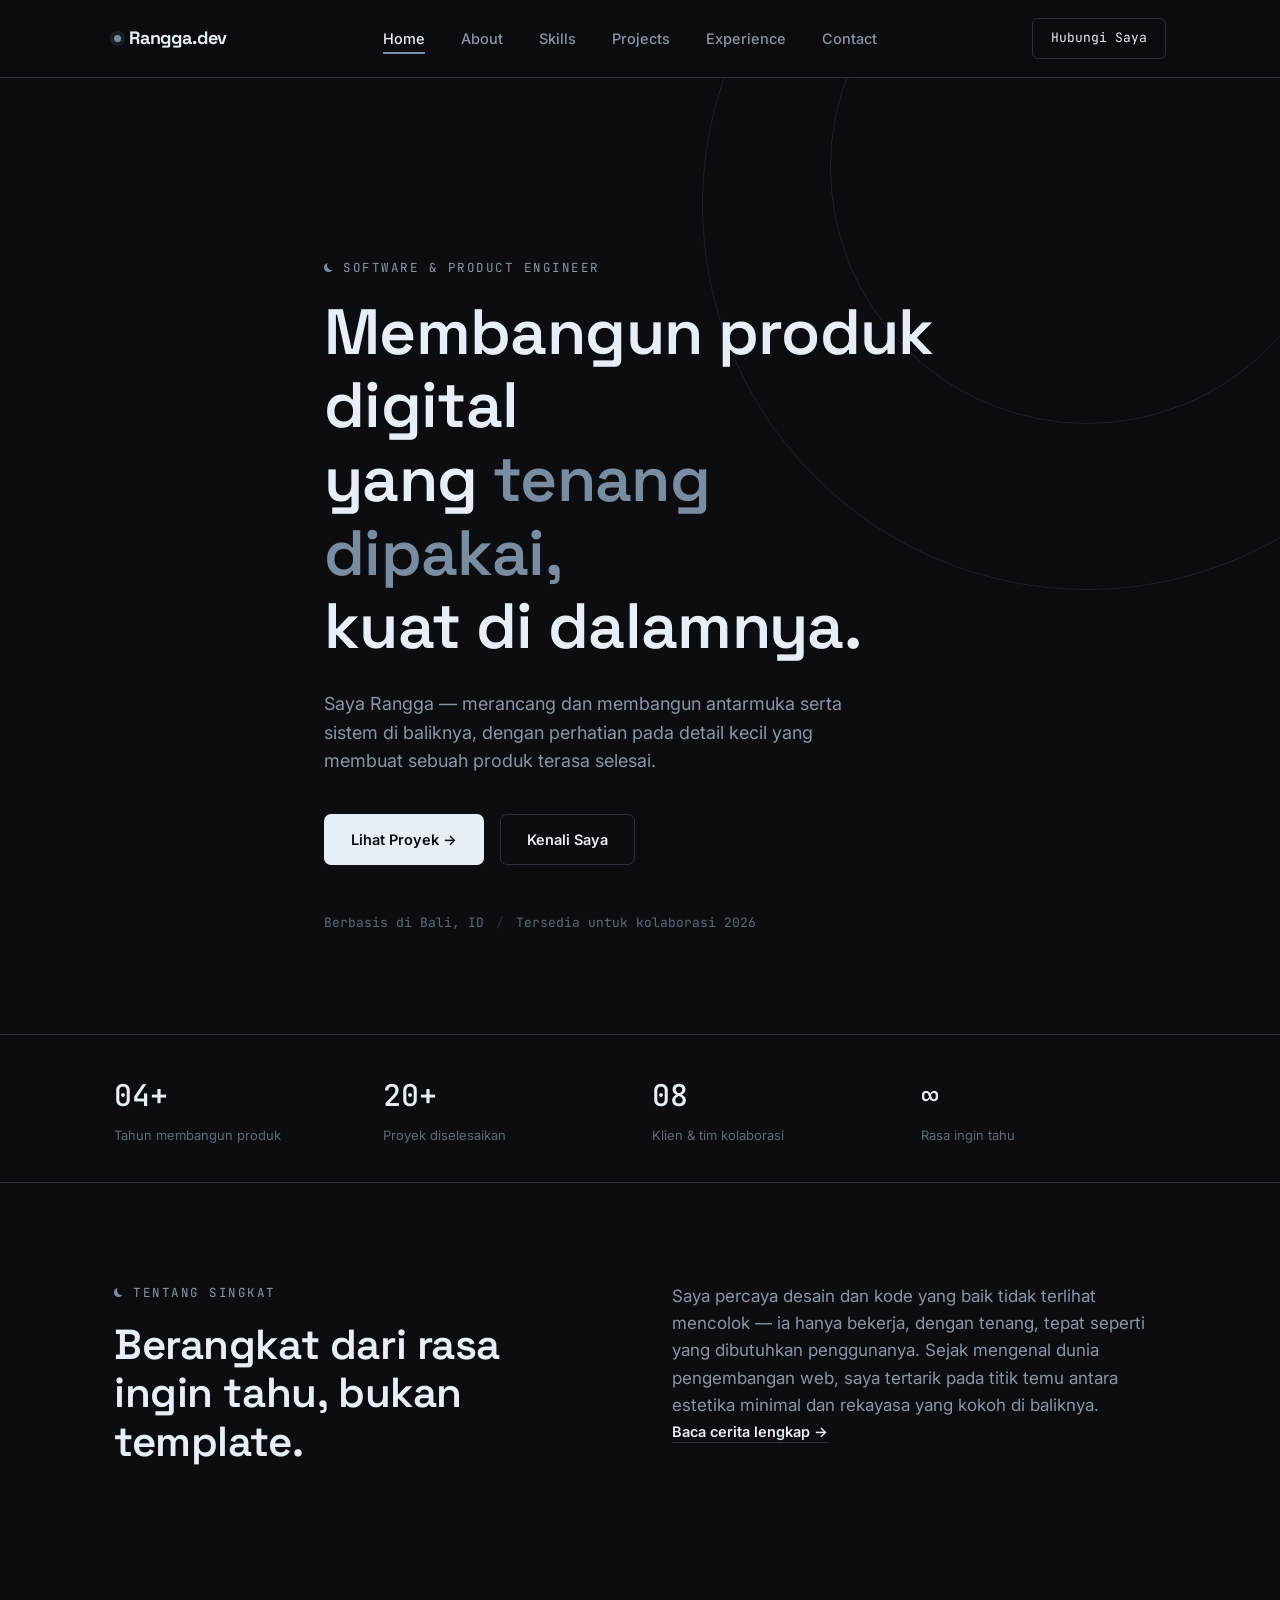
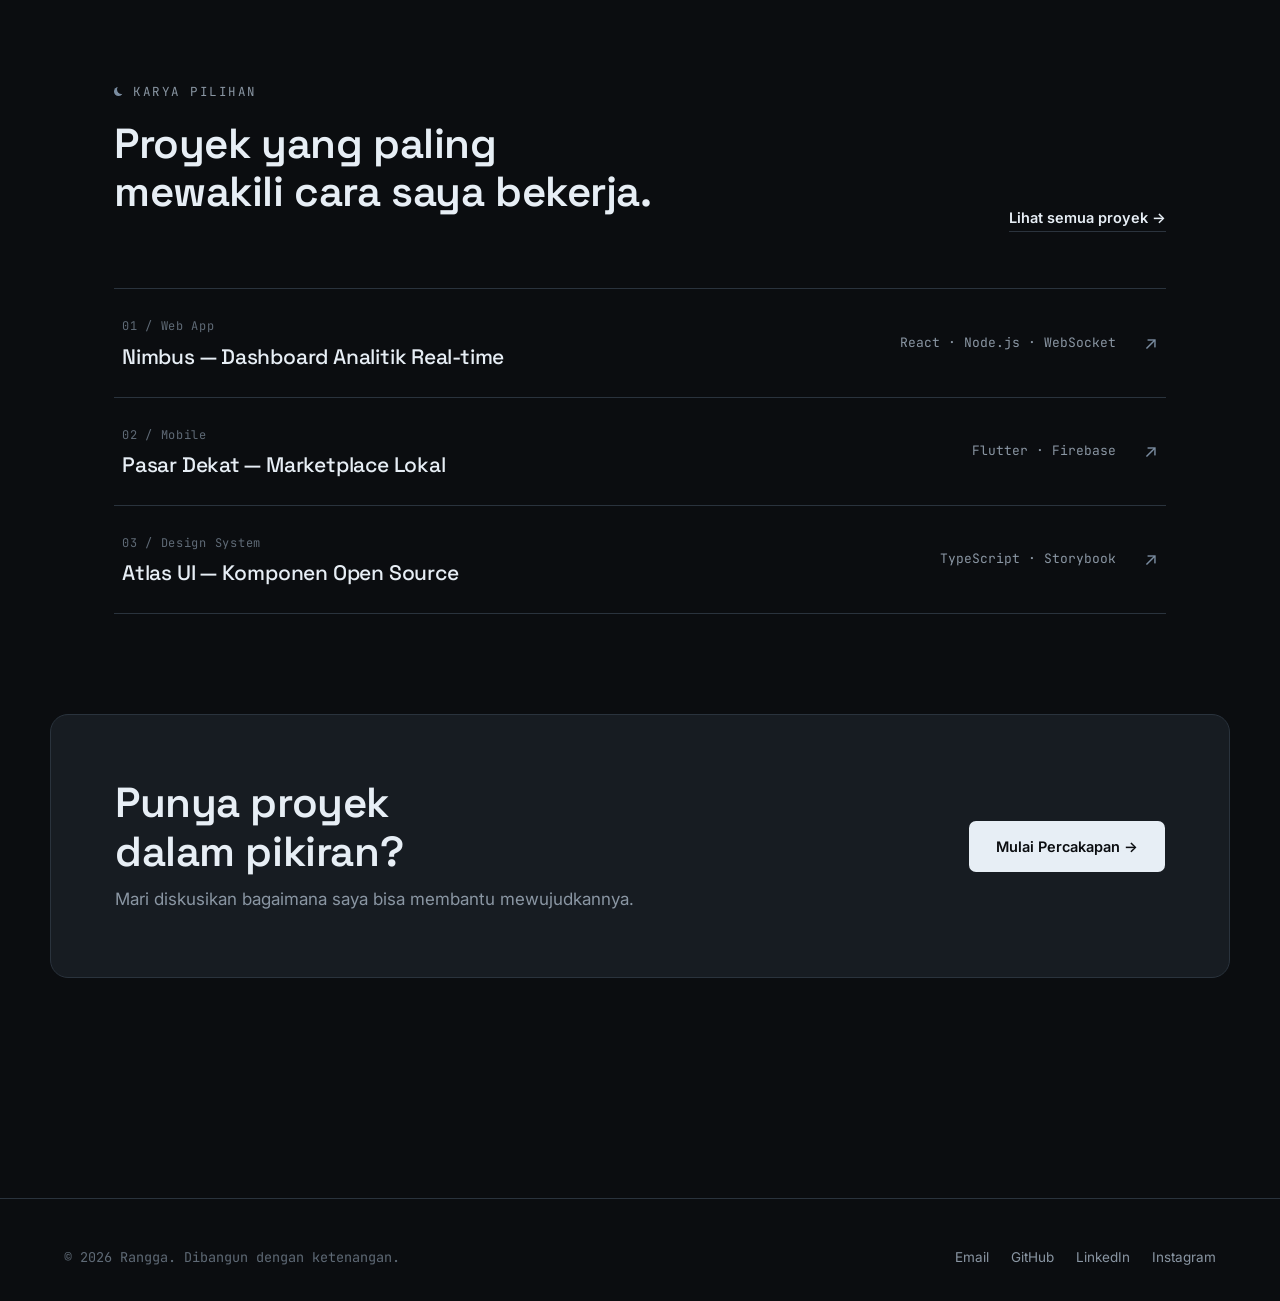
<file: index.html>
<!DOCTYPE html>
<html lang="id">
<head>
<meta charset="UTF-8">
<meta name="viewport" content="width=device-width, initial-scale=1.0">
<title>Rangga — Software & Product Engineer</title>
<meta name="description" content="Portfolio pribadi Rangga, software engineer yang fokus pada produk digital yang rapi, cepat, dan bermakna.">
<link rel="stylesheet" href="css/style.css">
<link rel="stylesheet" href="css/home.css">
</head>
<body>

<nav class="navbar">
  <div class="nav-inner">
    <a href="index.html" class="nav-logo"><span class="dot"></span>Rangga.dev</a>
    <ul class="nav-links">
      <li><a href="index.html" class="active">Home</a></li>
      <li><a href="about.html">About</a></li>
      <li><a href="skills.html">Skills</a></li>
      <li><a href="projects.html">Projects</a></li>
      <li><a href="experience.html">Experience</a></li>
      <li><a href="contact.html">Contact</a></li>
    </ul>
    <a href="contact.html" class="nav-cta">Hubungi Saya</a>
    <button class="nav-toggle" aria-label="Buka menu" aria-expanded="false">
      <span></span><span></span><span></span>
    </button>
  </div>
</nav>

<main>

  <!-- HERO -->
  <section class="hero">
    <div class="container hero-inner">
      <div class="eyebrow"><span class="crescent"></span>Software & Product Engineer</div>
      <h1 class="hero-title">
        Membangun produk digital<br>
        yang <span class="hero-accent">tenang dipakai,</span><br>
        kuat di dalamnya.
      </h1>
      <p class="hero-lead">
        Saya Rangga — merancang dan membangun antarmuka serta sistem di baliknya,
        dengan perhatian pada detail kecil yang membuat sebuah produk terasa selesai.
      </p>
      <div class="hero-actions">
        <a href="projects.html" class="btn btn-primary">Lihat Proyek →</a>
        <a href="about.html" class="btn btn-outline">Kenali Saya</a>
      </div>
      <div class="hero-meta mono">
        <span>Berbasis di Bali, ID</span>
        <span class="sep">/</span>
        <span>Tersedia untuk kolaborasi 2026</span>
      </div>
    </div>
  </section>

  <!-- STRIP: quick facts -->
  <section class="strip">
    <div class="container strip-grid reveal">
      <div class="strip-item">
        <span class="strip-num mono">04+</span>
        <span class="strip-label">Tahun membangun produk</span>
      </div>
      <div class="strip-item">
        <span class="strip-num mono">20+</span>
        <span class="strip-label">Proyek diselesaikan</span>
      </div>
      <div class="strip-item">
        <span class="strip-num mono">08</span>
        <span class="strip-label">Klien & tim kolaborasi</span>
      </div>
      <div class="strip-item">
        <span class="strip-num mono">∞</span>
        <span class="strip-label">Rasa ingin tahu</span>
      </div>
    </div>
  </section>

  <!-- INTRO -->
  <section class="section">
    <div class="container intro-grid">
      <div class="reveal">
        <div class="eyebrow"><span class="crescent"></span>Tentang Singkat</div>
        <h2 class="section-title">Berangkat dari rasa<br>ingin tahu, bukan template.</h2>
      </div>
      <div class="reveal">
        <p class="section-lead" style="max-width:none;">
          Saya percaya desain dan kode yang baik tidak terlihat mencolok — ia hanya bekerja,
          dengan tenang, tepat seperti yang dibutuhkan penggunanya. Sejak mengenal dunia
          pengembangan web, saya tertarik pada titik temu antara estetika minimal dan
          rekayasa yang kokoh di baliknya.
        </p>
        <a href="about.html" class="link-arrow">Baca cerita lengkap →</a>
      </div>
    </div>
  </section>

  <!-- FEATURED WORK -->
  <section class="section">
    <div class="container">
      <div class="section-head reveal">
        <div>
          <div class="eyebrow"><span class="crescent"></span>Karya Pilihan</div>
          <h2 class="section-title">Proyek yang paling<br>mewakili cara saya bekerja.</h2>
        </div>
        <a href="projects.html" class="link-arrow">Lihat semua proyek →</a>
      </div>

      <div class="work-list">
        <a href="projects.html" class="work-row reveal">
          <div class="work-row-left">
            <span class="work-tag mono">01 / Web App</span>
            <h3>Nimbus — Dashboard Analitik Real-time</h3>
          </div>
          <div class="work-row-right">
            <span class="work-stack mono">React · Node.js · WebSocket</span>
            <span class="work-arrow">↗</span>
          </div>
        </a>
        <a href="projects.html" class="work-row reveal">
          <div class="work-row-left">
            <span class="work-tag mono">02 / Mobile</span>
            <h3>Pasar Dekat — Marketplace Lokal</h3>
          </div>
          <div class="work-row-right">
            <span class="work-stack mono">Flutter · Firebase</span>
            <span class="work-arrow">↗</span>
          </div>
        </a>
        <a href="projects.html" class="work-row reveal">
          <div class="work-row-left">
            <span class="work-tag mono">03 / Design System</span>
            <h3>Atlas UI — Komponen Open Source</h3>
          </div>
          <div class="work-row-right">
            <span class="work-stack mono">TypeScript · Storybook</span>
            <span class="work-arrow">↗</span>
          </div>
        </a>
      </div>
    </div>
  </section>

  <!-- CTA -->
  <section class="section cta-section">
    <div class="container cta-box reveal">
      <div>
        <h2 class="section-title">Punya proyek<br>dalam pikiran?</h2>
        <p class="section-lead">Mari diskusikan bagaimana saya bisa membantu mewujudkannya.</p>
      </div>
      <a href="contact.html" class="btn btn-primary">Mulai Percakapan →</a>
    </div>
  </section>

</main>

<footer class="footer">
  <div class="footer-inner">
    <span class="footer-text">© 2026 Rangga. Dibangun dengan ketenangan.</span>
    <div class="footer-socials">
      <a href="contact.html">Email</a>
      <a href="#">GitHub</a>
      <a href="#">LinkedIn</a>
      <a href="#">Instagram</a>
    </div>
  </div>
</footer>

<script src="js/main.js"></script>
</body>
</html>
</file>
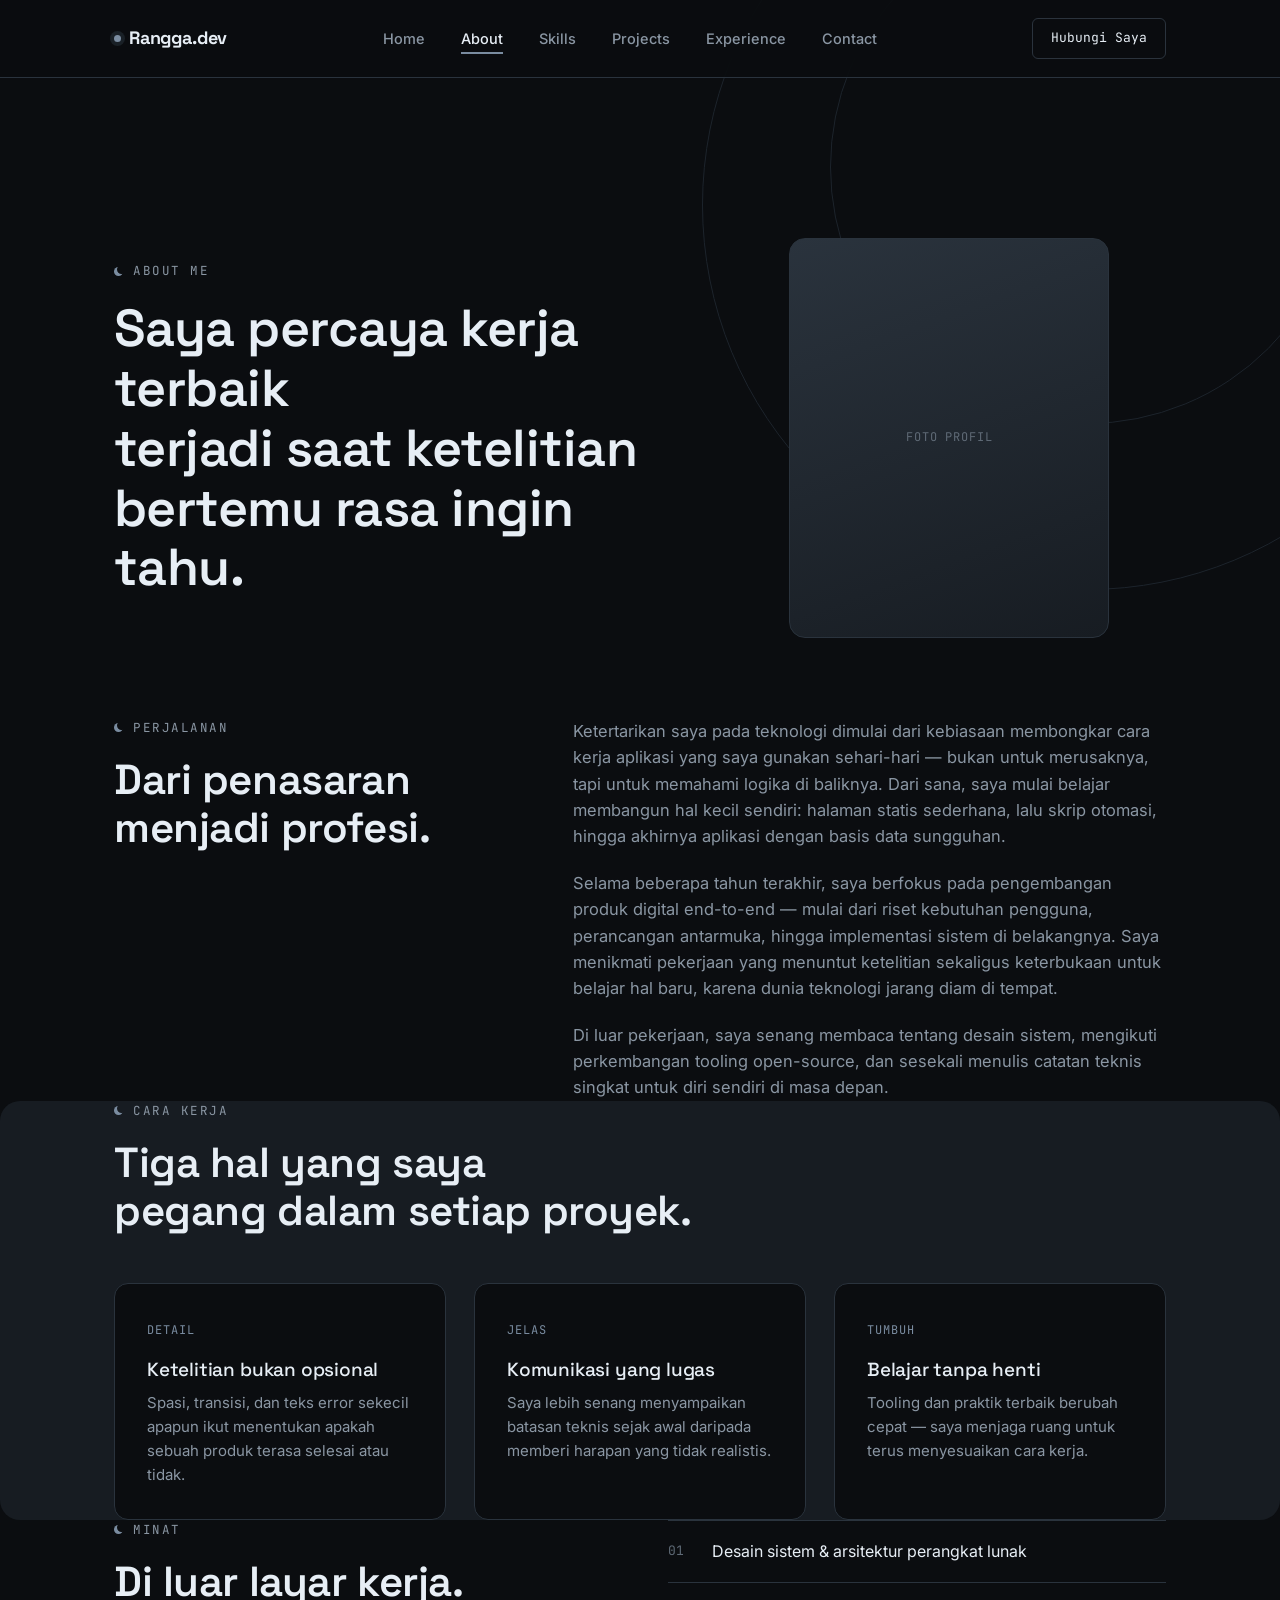
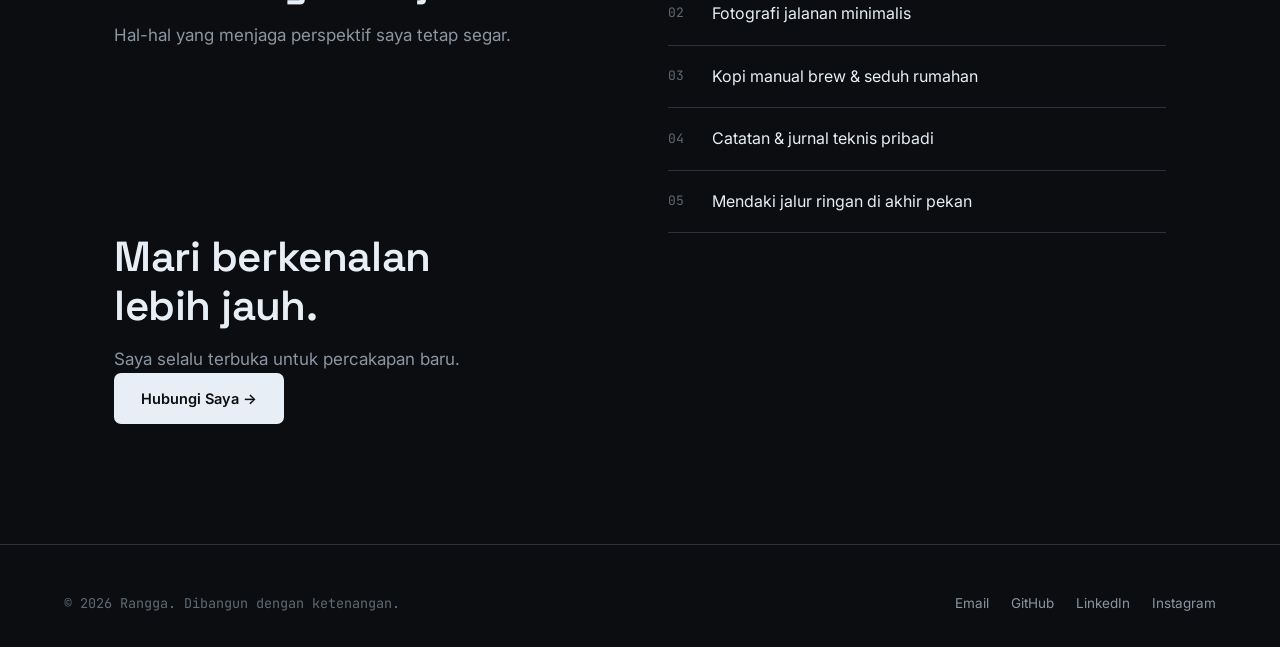
<file: about.html>
<!DOCTYPE html>
<html lang="id">
<head>
<meta charset="UTF-8">
<meta name="viewport" content="width=device-width, initial-scale=1.0">
<title>About — Rangga</title>
<meta name="description" content="Kenali Rangga: perjalanan, nilai kerja, dan minat di bidang teknologi.">
<link rel="stylesheet" href="css/style.css">
<link rel="stylesheet" href="css/about.css">
</head>
<body>

<nav class="navbar">
  <div class="nav-inner">
    <a href="index.html" class="nav-logo"><span class="dot"></span>Rangga.dev</a>
    <ul class="nav-links">
      <li><a href="index.html">Home</a></li>
      <li><a href="about.html" class="active">About</a></li>
      <li><a href="skills.html">Skills</a></li>
      <li><a href="projects.html">Projects</a></li>
      <li><a href="experience.html">Experience</a></li>
      <li><a href="contact.html">Contact</a></li>
    </ul>
    <a href="contact.html" class="nav-cta">Hubungi Saya</a>
    <button class="nav-toggle" aria-label="Buka menu" aria-expanded="false">
      <span></span><span></span><span></span>
    </button>
  </div>
</nav>

<main>

  <section class="page-header">
    <div class="container about-header-grid">
      <div class="reveal">
        <div class="eyebrow"><span class="crescent"></span>About Me</div>
        <h1 class="section-title" style="font-size:clamp(32px,5vw,52px);">
          Saya percaya kerja terbaik<br>terjadi saat ketelitian<br>bertemu rasa ingin tahu.
        </h1>
      </div>
      <div class="about-photo-wrap reveal">
        <div class="about-photo">
          <span class="mono">FOTO PROFIL</span>
        </div>
      </div>
    </div>
  </section>

  <!-- STORY -->
  <section class="section">
    <div class="container story-grid">
      <div class="reveal">
        <div class="eyebrow"><span class="crescent"></span>Perjalanan</div>
        <h2 class="section-title">Dari penasaran<br>menjadi profesi.</h2>
      </div>
      <div class="story-text reveal">
        <p>
          Ketertarikan saya pada teknologi dimulai dari kebiasaan membongkar cara kerja
          aplikasi yang saya gunakan sehari-hari — bukan untuk merusaknya, tapi untuk
          memahami logika di baliknya. Dari sana, saya mulai belajar membangun hal kecil
          sendiri: halaman statis sederhana, lalu skrip otomasi, hingga akhirnya aplikasi
          dengan basis data sungguhan.
        </p>
        <p>
          Selama beberapa tahun terakhir, saya berfokus pada pengembangan produk digital
          end-to-end — mulai dari riset kebutuhan pengguna, perancangan antarmuka, hingga
          implementasi sistem di belakangnya. Saya menikmati pekerjaan yang menuntut
          ketelitian sekaligus keterbukaan untuk belajar hal baru, karena dunia teknologi
          jarang diam di tempat.
        </p>
        <p>
          Di luar pekerjaan, saya senang membaca tentang desain sistem, mengikuti
          perkembangan tooling open-source, dan sesekali menulis catatan teknis singkat
          untuk diri sendiri di masa depan.
        </p>
      </div>
    </div>
  </section>

  <!-- VALUES -->
  <section class="section values-section">
    <div class="container">
      <div class="eyebrow reveal"><span class="crescent"></span>Cara Kerja</div>
      <h2 class="section-title reveal">Tiga hal yang saya<br>pegang dalam setiap proyek.</h2>

      <div class="values-grid">
        <div class="value-card reveal">
          <span class="value-mark mono">Detail</span>
          <h3>Ketelitian bukan opsional</h3>
          <p>Spasi, transisi, dan teks error sekecil apapun ikut menentukan apakah sebuah produk terasa selesai atau tidak.</p>
        </div>
        <div class="value-card reveal">
          <span class="value-mark mono">Jelas</span>
          <h3>Komunikasi yang lugas</h3>
          <p>Saya lebih senang menyampaikan batasan teknis sejak awal daripada memberi harapan yang tidak realistis.</p>
        </div>
        <div class="value-card reveal">
          <span class="value-mark mono">Tumbuh</span>
          <h3>Belajar tanpa henti</h3>
          <p>Tooling dan praktik terbaik berubah cepat — saya menjaga ruang untuk terus menyesuaikan cara kerja.</p>
        </div>
      </div>
    </div>
  </section>

  <!-- INTERESTS -->
  <section class="section">
    <div class="container interests-grid">
      <div class="reveal">
        <div class="eyebrow"><span class="crescent"></span>Minat</div>
        <h2 class="section-title">Di luar layar kerja.</h2>
        <p class="section-lead">Hal-hal yang menjaga perspektif saya tetap segar.</p>
      </div>
      <ul class="interest-list reveal">
        <li><span class="mono">01</span>Desain sistem & arsitektur perangkat lunak</li>
        <li><span class="mono">02</span>Fotografi jalanan minimalis</li>
        <li><span class="mono">03</span>Kopi manual brew & seduh rumahan</li>
        <li><span class="mono">04</span>Catatan & jurnal teknis pribadi</li>
        <li><span class="mono">05</span>Mendaki jalur ringan di akhir pekan</li>
      </ul>
    </div>
  </section>

  <section class="section cta-section">
    <div class="container cta-box reveal">
      <div>
        <h2 class="section-title">Mari berkenalan<br>lebih jauh.</h2>
        <p class="section-lead">Saya selalu terbuka untuk percakapan baru.</p>
      </div>
      <a href="contact.html" class="btn btn-primary">Hubungi Saya →</a>
    </div>
  </section>

</main>

<footer class="footer">
  <div class="footer-inner">
    <span class="footer-text">© 2026 Rangga. Dibangun dengan ketenangan.</span>
    <div class="footer-socials">
      <a href="contact.html">Email</a>
      <a href="#">GitHub</a>
      <a href="#">LinkedIn</a>
      <a href="#">Instagram</a>
    </div>
  </div>
</footer>

<script src="js/main.js"></script>
</body>
</html>
</file>
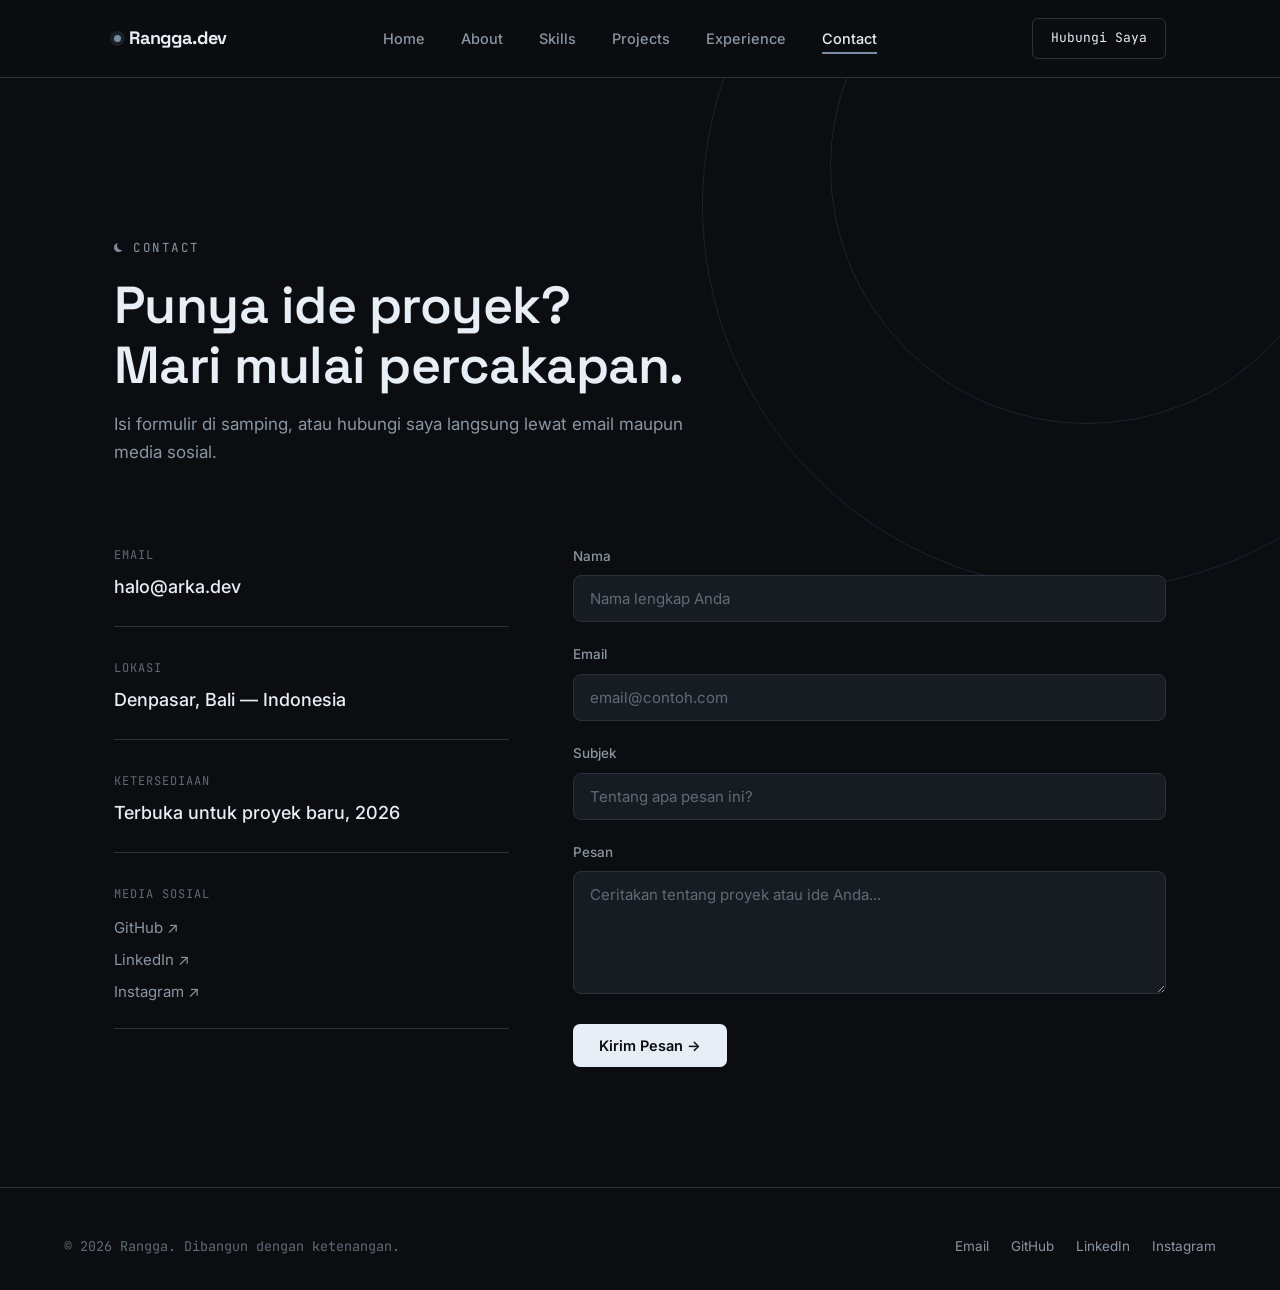
<file: contact.html>
<!DOCTYPE html>
<html lang="id">
<head>
<meta charset="UTF-8">
<meta name="viewport" content="width=device-width, initial-scale=1.0">
<title>Contact — Rangga</title>
<meta name="description" content="Hubungi Rangga melalui email atau media sosial untuk peluang kerja sama.">
<link rel="stylesheet" href="css/style.css">
<link rel="stylesheet" href="css/contact.css">
</head>
<body>

<nav class="navbar">
  <div class="nav-inner">
    <a href="index.html" class="nav-logo"><span class="dot"></span>Rangga.dev</a>
    <ul class="nav-links">
      <li><a href="index.html">Home</a></li>
      <li><a href="about.html">About</a></li>
      <li><a href="skills.html">Skills</a></li>
      <li><a href="projects.html">Projects</a></li>
      <li><a href="experience.html">Experience</a></li>
      <li><a href="contact.html" class="active">Contact</a></li>
    </ul>
    <a href="contact.html" class="nav-cta">Hubungi Saya</a>
    <button class="nav-toggle" aria-label="Buka menu" aria-expanded="false">
      <span></span><span></span><span></span>
    </button>
  </div>
</nav>

<main>

  <section class="page-header">
    <div class="container reveal">
      <div class="eyebrow"><span class="crescent"></span>Contact</div>
      <h1 class="section-title" style="font-size:clamp(32px,5vw,52px);">
        Punya ide proyek?<br>Mari mulai percakapan.
      </h1>
      <p class="section-lead">Isi formulir di samping, atau hubungi saya langsung lewat email maupun media sosial.</p>
    </div>
  </section>

  <section class="section contact-section">
    <div class="container contact-grid">

      <div class="contact-info reveal">
        <div class="info-block">
          <span class="info-label mono">Email</span>
          <a href="mailto:halo@arka.dev" class="info-value">halo@arka.dev</a>
        </div>
        <div class="info-block">
          <span class="info-label mono">Lokasi</span>
          <span class="info-value">Denpasar, Bali — Indonesia</span>
        </div>
        <div class="info-block">
          <span class="info-label mono">Ketersediaan</span>
          <span class="info-value">Terbuka untuk proyek baru, 2026</span>
        </div>
        <div class="info-block">
          <span class="info-label mono">Media Sosial</span>
          <div class="social-links">
            <a href="#">GitHub ↗</a>
            <a href="#">LinkedIn ↗</a>
            <a href="#">Instagram ↗</a>
          </div>
        </div>
      </div>

      <form class="contact-form reveal">
        <div class="form-row">
          <label for="name">Nama</label>
          <input type="text" id="name" name="name" placeholder="Nama lengkap Anda" required>
        </div>
        <div class="form-row">
          <label for="email">Email</label>
          <input type="email" id="email" name="email" placeholder="email@contoh.com" required>
        </div>
        <div class="form-row">
          <label for="subject">Subjek</label>
          <input type="text" id="subject" name="subject" placeholder="Tentang apa pesan ini?" required>
        </div>
        <div class="form-row">
          <label for="message">Pesan</label>
          <textarea id="message" name="message" rows="5" placeholder="Ceritakan tentang proyek atau ide Anda..." required></textarea>
        </div>
        <button type="submit" class="btn btn-primary form-submit">Kirim Pesan →</button>
      </form>

    </div>
  </section>

</main>

<footer class="footer">
  <div class="footer-inner">
    <span class="footer-text">© 2026 Rangga. Dibangun dengan ketenangan.</span>
    <div class="footer-socials">
      <a href="contact.html">Email</a>
      <a href="#">GitHub</a>
      <a href="#">LinkedIn</a>
      <a href="#">Instagram</a>
    </div>
  </div>
</footer>

<script src="js/main.js"></script>
</body>
</html>
</file>
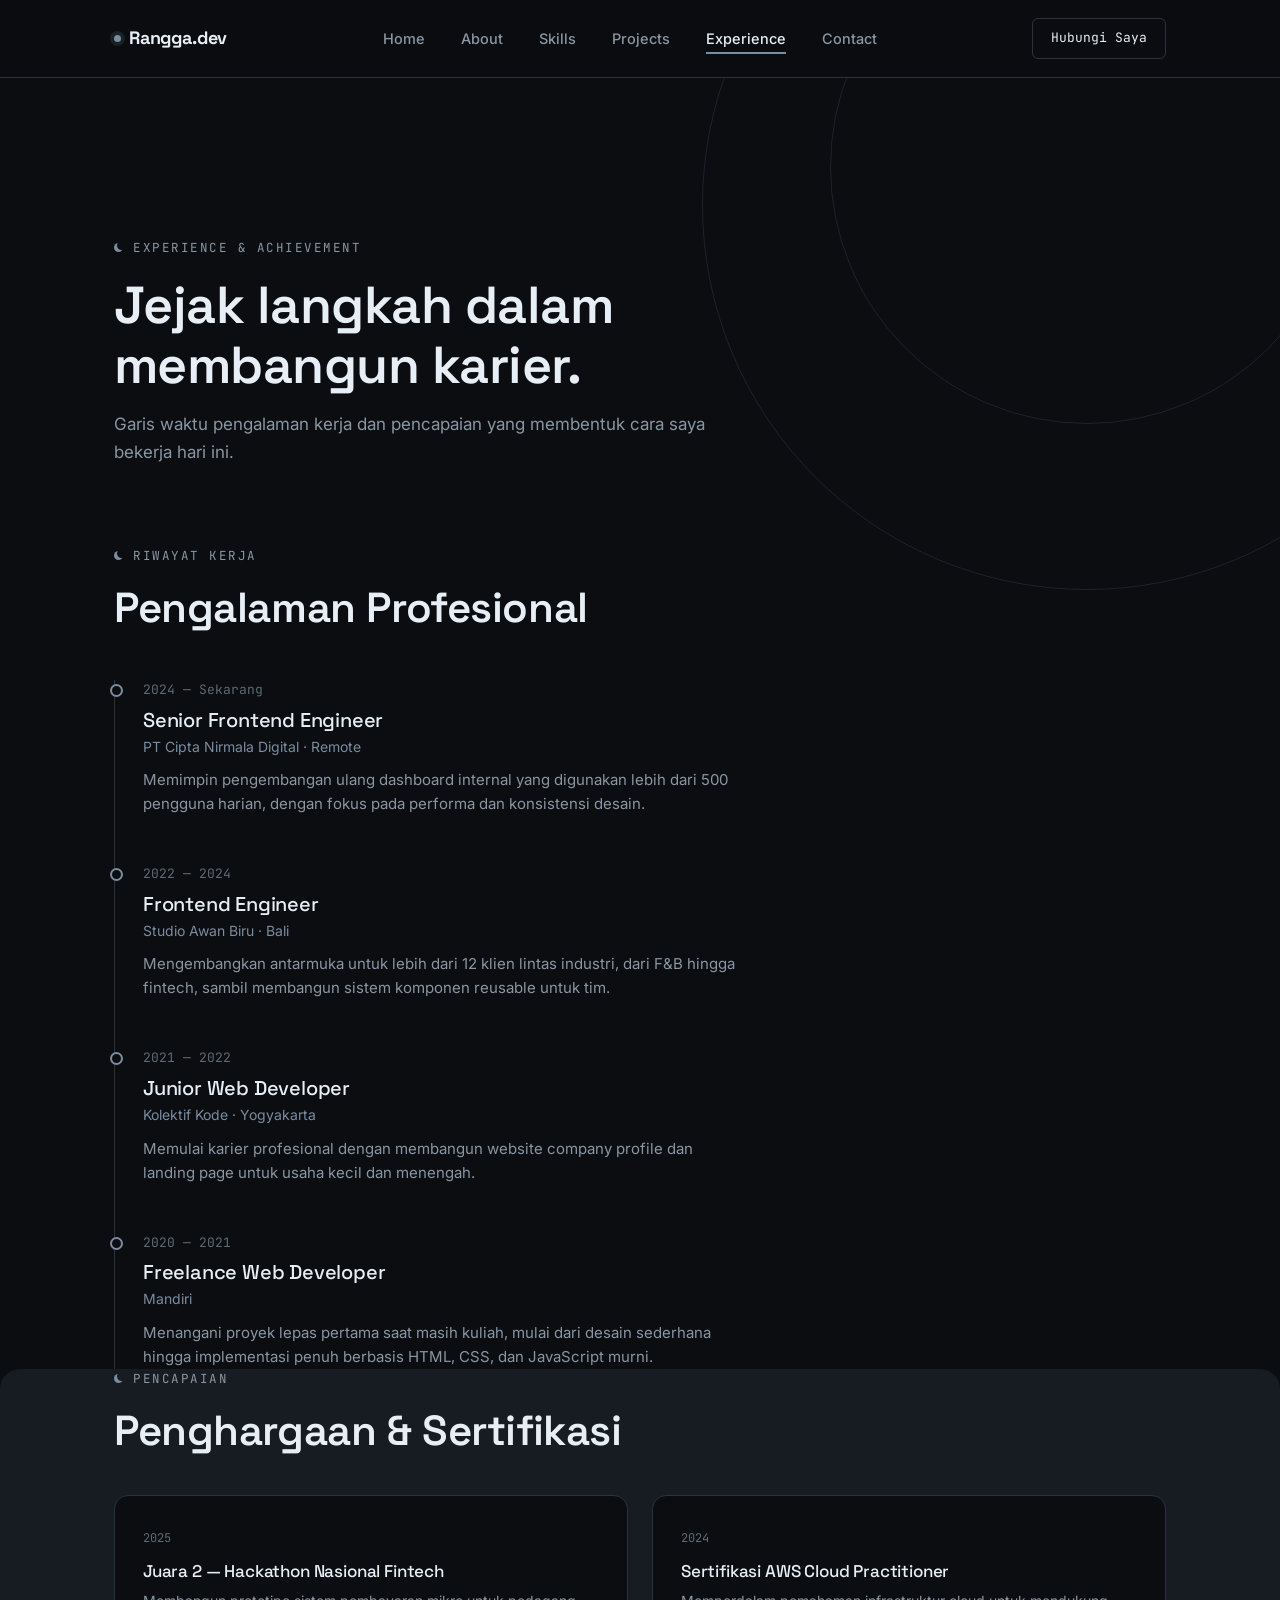
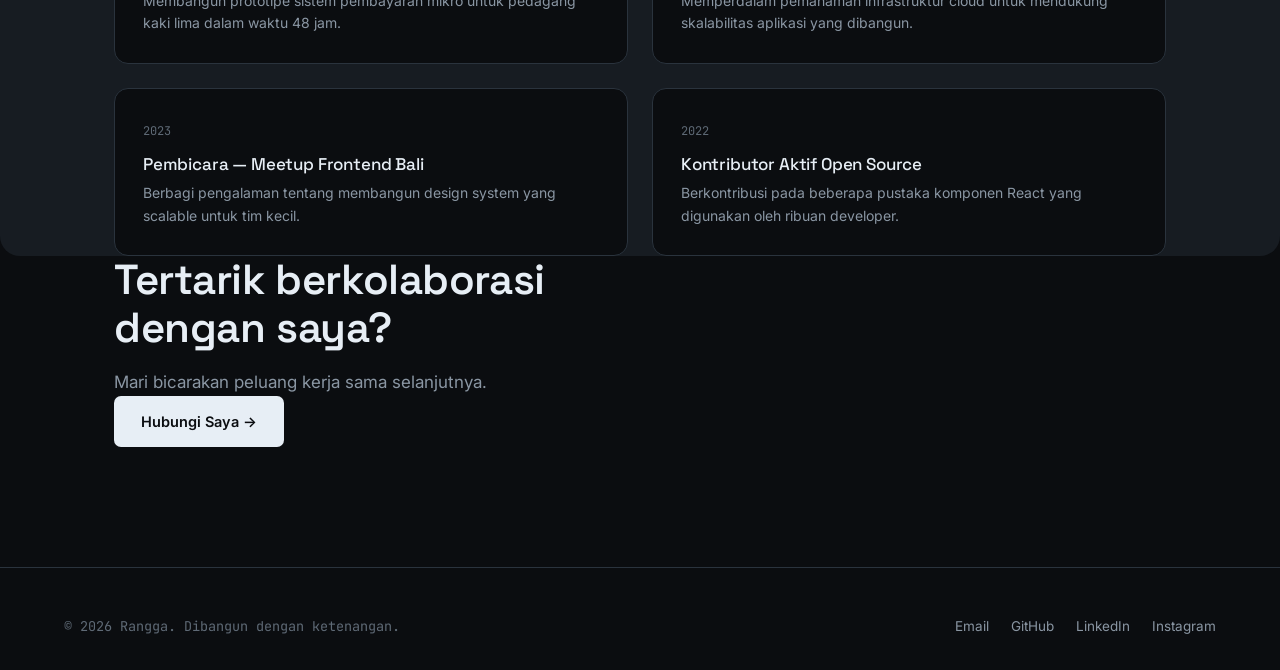
<file: experience.html>
<!DOCTYPE html>
<html lang="id">
<head>
<meta charset="UTF-8">
<meta name="viewport" content="width=device-width, initial-scale=1.0">
<title>Experience — Rangga</title>
<meta name="description" content="Riwayat pengalaman kerja dan pencapaian Rangga.">
<link rel="stylesheet" href="css/style.css">
<link rel="stylesheet" href="css/experience.css">
</head>
<body>

<nav class="navbar">
  <div class="nav-inner">
    <a href="index.html" class="nav-logo"><span class="dot"></span>Rangga.dev</a>
    <ul class="nav-links">
      <li><a href="index.html">Home</a></li>
      <li><a href="about.html">About</a></li>
      <li><a href="skills.html">Skills</a></li>
      <li><a href="projects.html">Projects</a></li>
      <li><a href="experience.html" class="active">Experience</a></li>
      <li><a href="contact.html">Contact</a></li>
    </ul>
    <a href="contact.html" class="nav-cta">Hubungi Saya</a>
    <button class="nav-toggle" aria-label="Buka menu" aria-expanded="false">
      <span></span><span></span><span></span>
    </button>
  </div>
</nav>

<main>

  <section class="page-header">
    <div class="container reveal">
      <div class="eyebrow"><span class="crescent"></span>Experience & Achievement</div>
      <h1 class="section-title" style="font-size:clamp(32px,5vw,52px);">
        Jejak langkah dalam<br>membangun karier.
      </h1>
      <p class="section-lead">Garis waktu pengalaman kerja dan pencapaian yang membentuk cara saya bekerja hari ini.</p>
    </div>
  </section>

  <!-- EXPERIENCE TIMELINE -->
  <section class="section">
    <div class="container">
      <div class="eyebrow reveal"><span class="crescent"></span>Riwayat Kerja</div>
      <h2 class="section-title reveal">Pengalaman Profesional</h2>

      <div class="timeline">
        <div class="timeline-item reveal">
          <div class="timeline-date mono">2024 — Sekarang</div>
          <div class="timeline-body">
            <h3>Senior Frontend Engineer</h3>
            <span class="timeline-org">PT Cipta Nirmala Digital · Remote</span>
            <p>Memimpin pengembangan ulang dashboard internal yang digunakan lebih dari 500 pengguna harian, dengan fokus pada performa dan konsistensi desain.</p>
          </div>
        </div>
        <div class="timeline-item reveal">
          <div class="timeline-date mono">2022 — 2024</div>
          <div class="timeline-body">
            <h3>Frontend Engineer</h3>
            <span class="timeline-org">Studio Awan Biru · Bali</span>
            <p>Mengembangkan antarmuka untuk lebih dari 12 klien lintas industri, dari F&B hingga fintech, sambil membangun sistem komponen reusable untuk tim.</p>
          </div>
        </div>
        <div class="timeline-item reveal">
          <div class="timeline-date mono">2021 — 2022</div>
          <div class="timeline-body">
            <h3>Junior Web Developer</h3>
            <span class="timeline-org">Kolektif Kode · Yogyakarta</span>
            <p>Memulai karier profesional dengan membangun website company profile dan landing page untuk usaha kecil dan menengah.</p>
          </div>
        </div>
        <div class="timeline-item reveal">
          <div class="timeline-date mono">2020 — 2021</div>
          <div class="timeline-body">
            <h3>Freelance Web Developer</h3>
            <span class="timeline-org">Mandiri</span>
            <p>Menangani proyek lepas pertama saat masih kuliah, mulai dari desain sederhana hingga implementasi penuh berbasis HTML, CSS, dan JavaScript murni.</p>
          </div>
        </div>
      </div>
    </div>
  </section>

  <!-- ACHIEVEMENTS -->
  <section class="section achieve-section">
    <div class="container">
      <div class="eyebrow reveal"><span class="crescent"></span>Pencapaian</div>
      <h2 class="section-title reveal">Penghargaan & Sertifikasi</h2>

      <div class="achieve-grid">
        <div class="achieve-card reveal">
          <span class="achieve-year mono">2025</span>
          <h3>Juara 2 — Hackathon Nasional Fintech</h3>
          <p>Membangun prototipe sistem pembayaran mikro untuk pedagang kaki lima dalam waktu 48 jam.</p>
        </div>
        <div class="achieve-card reveal">
          <span class="achieve-year mono">2024</span>
          <h3>Sertifikasi AWS Cloud Practitioner</h3>
          <p>Memperdalam pemahaman infrastruktur cloud untuk mendukung skalabilitas aplikasi yang dibangun.</p>
        </div>
        <div class="achieve-card reveal">
          <span class="achieve-year mono">2023</span>
          <h3>Pembicara — Meetup Frontend Bali</h3>
          <p>Berbagi pengalaman tentang membangun design system yang scalable untuk tim kecil.</p>
        </div>
        <div class="achieve-card reveal">
          <span class="achieve-year mono">2022</span>
          <h3>Kontributor Aktif Open Source</h3>
          <p>Berkontribusi pada beberapa pustaka komponen React yang digunakan oleh ribuan developer.</p>
        </div>
      </div>
    </div>
  </section>

  <section class="section cta-section">
    <div class="container cta-box reveal">
      <div>
        <h2 class="section-title">Tertarik berkolaborasi<br>dengan saya?</h2>
        <p class="section-lead">Mari bicarakan peluang kerja sama selanjutnya.</p>
      </div>
      <a href="contact.html" class="btn btn-primary">Hubungi Saya →</a>
    </div>
  </section>

</main>

<footer class="footer">
  <div class="footer-inner">
    <span class="footer-text">© 2026 Rangga. Dibangun dengan ketenangan.</span>
    <div class="footer-socials">
      <a href="contact.html">Email</a>
      <a href="#">GitHub</a>
      <a href="#">LinkedIn</a>
      <a href="#">Instagram</a>
    </div>
  </div>
</footer>

<script src="js/main.js"></script>
</body>
</html>
</file>
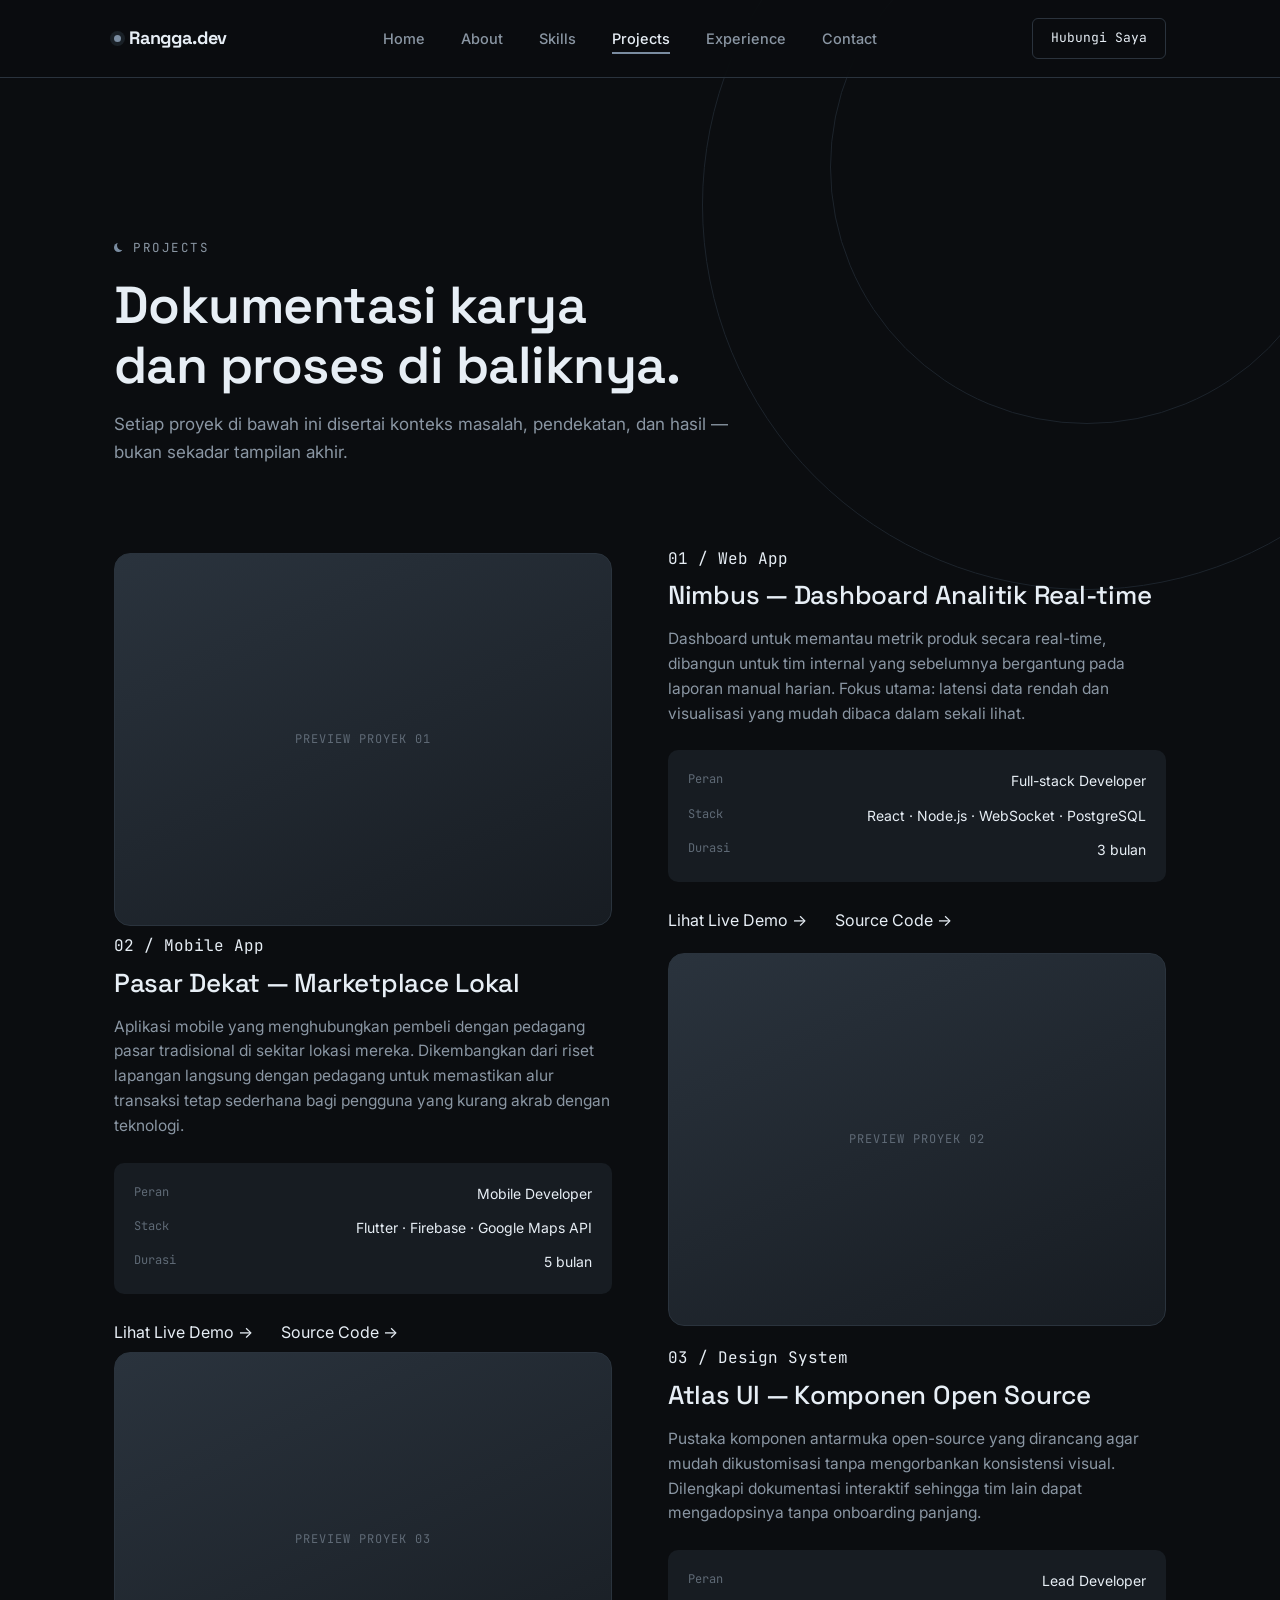
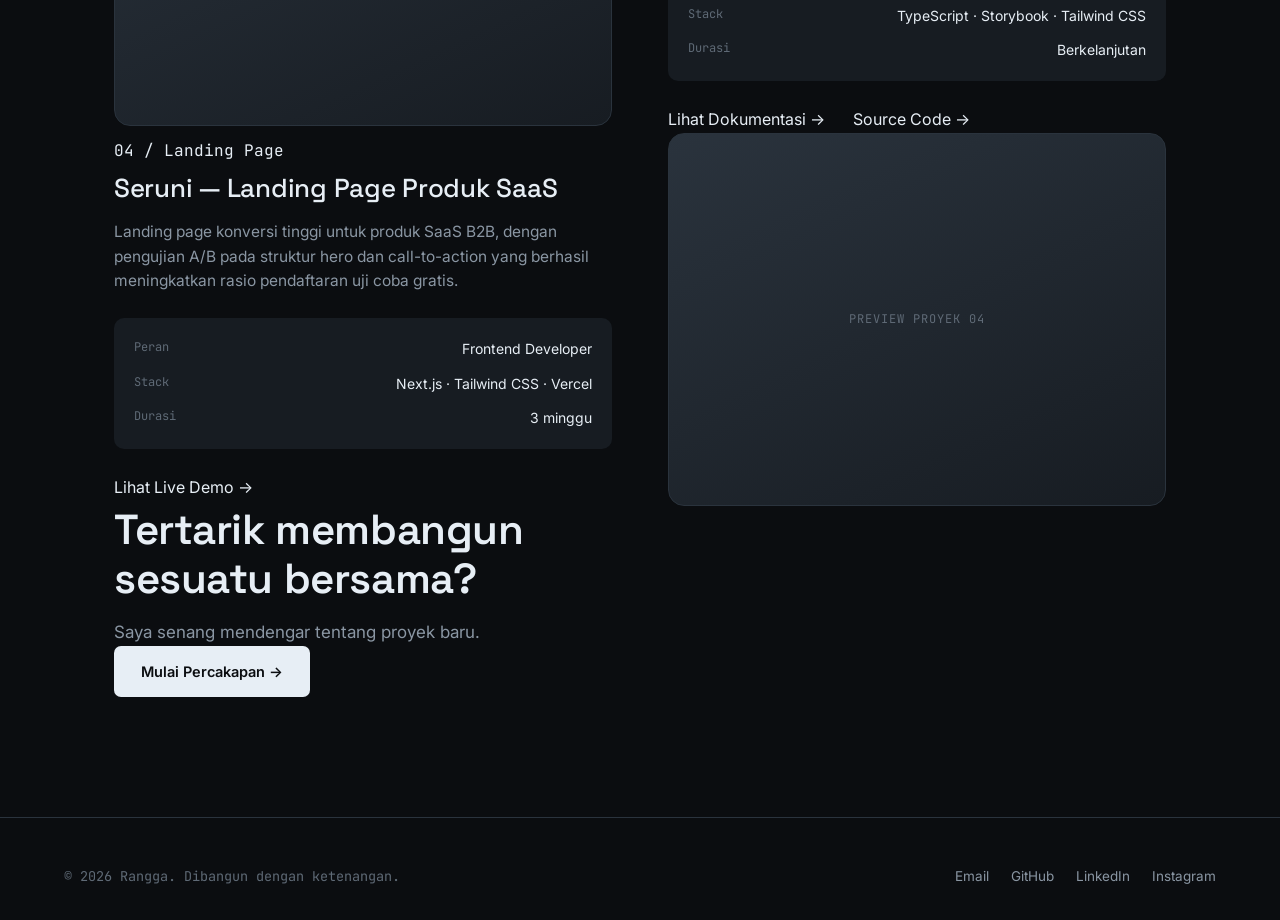
<file: projects.html>
<!DOCTYPE html>
<html lang="id">
<head>
<meta charset="UTF-8">
<meta name="viewport" content="width=device-width, initial-scale=1.0">
<title>Projects — Rangga</title>
<meta name="description" content="Dokumentasi proyek dan proses pengembangan karya Rangga.">
<link rel="stylesheet" href="css/style.css">
<link rel="stylesheet" href="css/projects.css">
</head>
<body>

<nav class="navbar">
  <div class="nav-inner">
    <a href="index.html" class="nav-logo"><span class="dot"></span>Rangga.dev</a>
    <ul class="nav-links">
      <li><a href="index.html">Home</a></li>
      <li><a href="about.html">About</a></li>
      <li><a href="skills.html">Skills</a></li>
      <li><a href="projects.html" class="active">Projects</a></li>
      <li><a href="experience.html">Experience</a></li>
      <li><a href="contact.html">Contact</a></li>
    </ul>
    <a href="contact.html" class="nav-cta">Hubungi Saya</a>
    <button class="nav-toggle" aria-label="Buka menu" aria-expanded="false">
      <span></span><span></span><span></span>
    </button>
  </div>
</nav>

<main>

  <section class="page-header">
    <div class="container reveal">
      <div class="eyebrow"><span class="crescent"></span>Projects</div>
      <h1 class="section-title" style="font-size:clamp(32px,5vw,52px);">
        Dokumentasi karya<br>dan proses di baliknya.
      </h1>
      <p class="section-lead">Setiap proyek di bawah ini disertai konteks masalah, pendekatan, dan hasil — bukan sekadar tampilan akhir.</p>
    </div>
  </section>

  <section class="section projects-section">
    <div class="container">

      <article class="project-card reveal">
        <div class="project-media">
          <span class="mono">PREVIEW PROYEK 01</span>
        </div>
        <div class="project-info">
          <span class="work-tag mono">01 / Web App</span>
          <h2>Nimbus — Dashboard Analitik Real-time</h2>
          <p class="project-desc">
            Dashboard untuk memantau metrik produk secara real-time, dibangun untuk
            tim internal yang sebelumnya bergantung pada laporan manual harian.
            Fokus utama: latensi data rendah dan visualisasi yang mudah dibaca
            dalam sekali lihat.
          </p>
          <div class="project-meta">
            <div>
              <span class="meta-label mono">Peran</span>
              <span>Full-stack Developer</span>
            </div>
            <div>
              <span class="meta-label mono">Stack</span>
              <span>React · Node.js · WebSocket · PostgreSQL</span>
            </div>
            <div>
              <span class="meta-label mono">Durasi</span>
              <span>3 bulan</span>
            </div>
          </div>
          <div class="project-actions">
            <a href="#" class="link-arrow">Lihat Live Demo →</a>
            <a href="#" class="link-arrow">Source Code →</a>
          </div>
        </div>
      </article>

      <article class="project-card reverse reveal">
        <div class="project-media">
          <span class="mono">PREVIEW PROYEK 02</span>
        </div>
        <div class="project-info">
          <span class="work-tag mono">02 / Mobile App</span>
          <h2>Pasar Dekat — Marketplace Lokal</h2>
          <p class="project-desc">
            Aplikasi mobile yang menghubungkan pembeli dengan pedagang pasar
            tradisional di sekitar lokasi mereka. Dikembangkan dari riset
            lapangan langsung dengan pedagang untuk memastikan alur transaksi
            tetap sederhana bagi pengguna yang kurang akrab dengan teknologi.
          </p>
          <div class="project-meta">
            <div>
              <span class="meta-label mono">Peran</span>
              <span>Mobile Developer</span>
            </div>
            <div>
              <span class="meta-label mono">Stack</span>
              <span>Flutter · Firebase · Google Maps API</span>
            </div>
            <div>
              <span class="meta-label mono">Durasi</span>
              <span>5 bulan</span>
            </div>
          </div>
          <div class="project-actions">
            <a href="#" class="link-arrow">Lihat Live Demo →</a>
            <a href="#" class="link-arrow">Source Code →</a>
          </div>
        </div>
      </article>

      <article class="project-card reveal">
        <div class="project-media">
          <span class="mono">PREVIEW PROYEK 03</span>
        </div>
        <div class="project-info">
          <span class="work-tag mono">03 / Design System</span>
          <h2>Atlas UI — Komponen Open Source</h2>
          <p class="project-desc">
            Pustaka komponen antarmuka open-source yang dirancang agar mudah
            dikustomisasi tanpa mengorbankan konsistensi visual. Dilengkapi
            dokumentasi interaktif sehingga tim lain dapat mengadopsinya
            tanpa onboarding panjang.
          </p>
          <div class="project-meta">
            <div>
              <span class="meta-label mono">Peran</span>
              <span>Lead Developer</span>
            </div>
            <div>
              <span class="meta-label mono">Stack</span>
              <span>TypeScript · Storybook · Tailwind CSS</span>
            </div>
            <div>
              <span class="meta-label mono">Durasi</span>
              <span>Berkelanjutan</span>
            </div>
          </div>
          <div class="project-actions">
            <a href="#" class="link-arrow">Lihat Dokumentasi →</a>
            <a href="#" class="link-arrow">Source Code →</a>
          </div>
        </div>
      </article>

      <article class="project-card reverse reveal">
        <div class="project-media">
          <span class="mono">PREVIEW PROYEK 04</span>
        </div>
        <div class="project-info">
          <span class="work-tag mono">04 / Landing Page</span>
          <h2>Seruni — Landing Page Produk SaaS</h2>
          <p class="project-desc">
            Landing page konversi tinggi untuk produk SaaS B2B, dengan
            pengujian A/B pada struktur hero dan call-to-action yang
            berhasil meningkatkan rasio pendaftaran uji coba gratis.
          </p>
          <div class="project-meta">
            <div>
              <span class="meta-label mono">Peran</span>
              <span>Frontend Developer</span>
            </div>
            <div>
              <span class="meta-label mono">Stack</span>
              <span>Next.js · Tailwind CSS · Vercel</span>
            </div>
            <div>
              <span class="meta-label mono">Durasi</span>
              <span>3 minggu</span>
            </div>
          </div>
          <div class="project-actions">
            <a href="#" class="link-arrow">Lihat Live Demo →</a>
          </div>
        </div>
      </article>

    </div>
  </section>

  <section class="section cta-section">
    <div class="container cta-box reveal">
      <div>
        <h2 class="section-title">Tertarik membangun<br>sesuatu bersama?</h2>
        <p class="section-lead">Saya senang mendengar tentang proyek baru.</p>
      </div>
      <a href="contact.html" class="btn btn-primary">Mulai Percakapan →</a>
    </div>
  </section>

</main>

<footer class="footer">
  <div class="footer-inner">
    <span class="footer-text">© 2026 Rangga. Dibangun dengan ketenangan.</span>
    <div class="footer-socials">
      <a href="contact.html">Email</a>
      <a href="#">GitHub</a>
      <a href="#">LinkedIn</a>
      <a href="#">Instagram</a>
    </div>
  </div>
</footer>

<script src="js/main.js"></script>
</body>
</html>
</file>
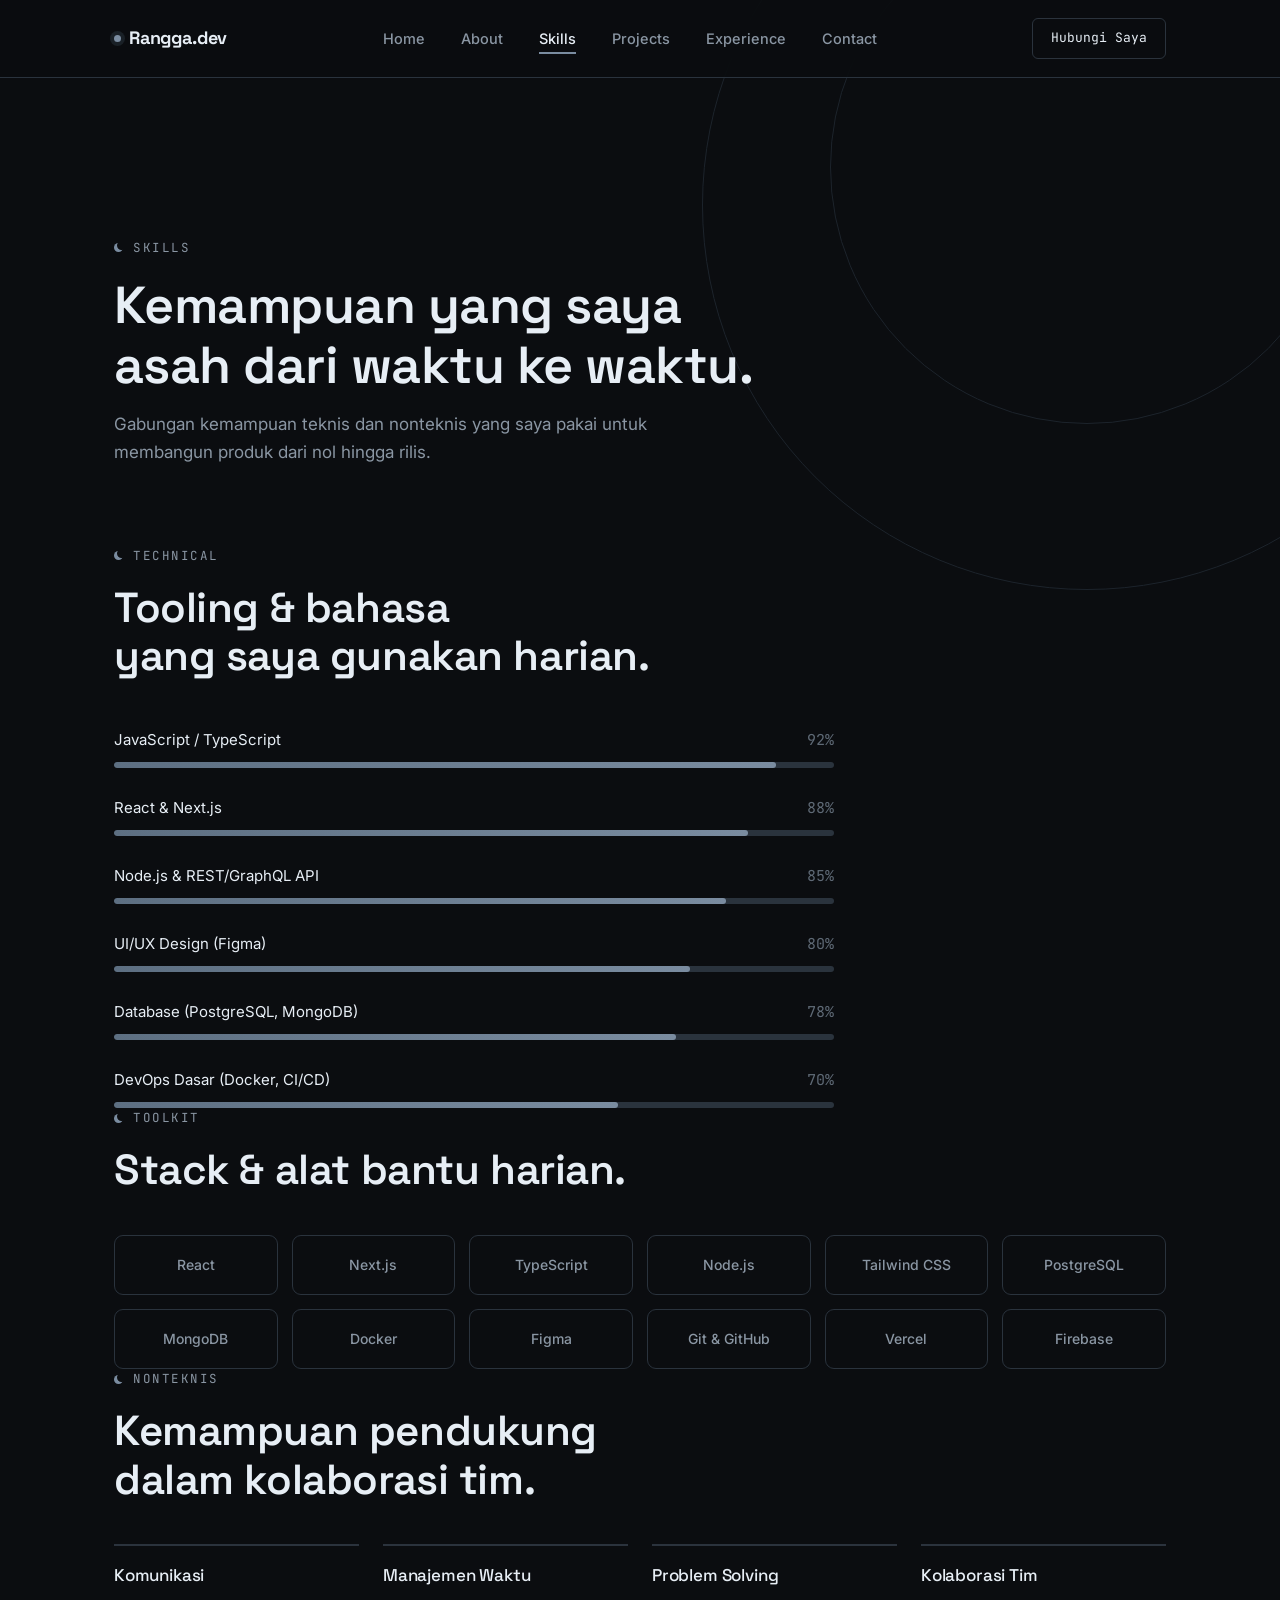
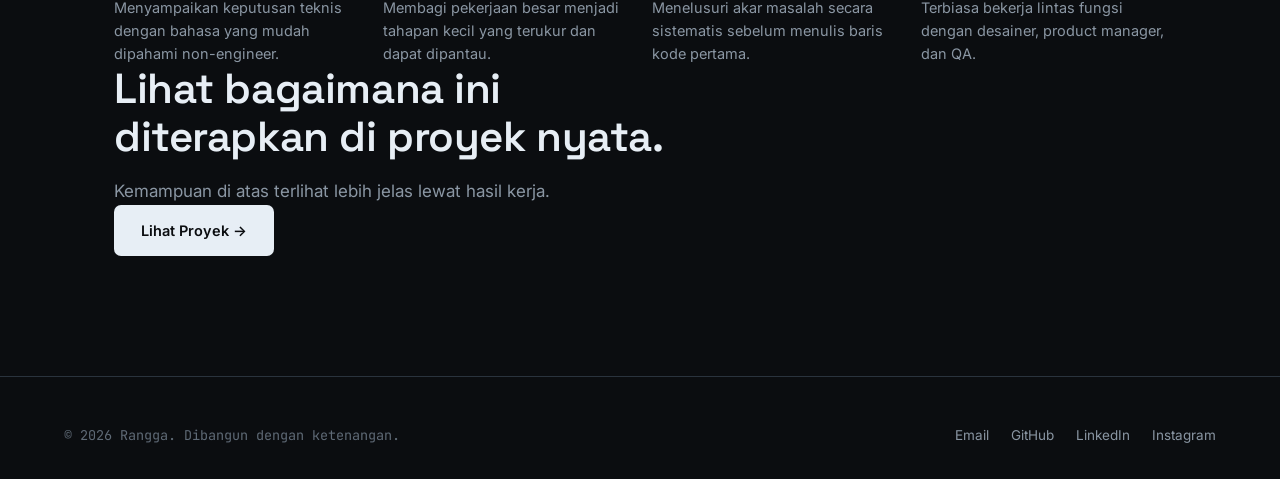
<file: skills.html>
<!DOCTYPE html>
<html lang="id">
<head>
<meta charset="UTF-8">
<meta name="viewport" content="width=device-width, initial-scale=1.0">
<title>Skills — Rangga</title>
<meta name="description" content="Kemampuan teknis dan nonteknis Rangga dalam pengembangan produk digital.">
<link rel="stylesheet" href="css/style.css">
<link rel="stylesheet" href="css/skills.css">
</head>
<body>

<nav class="navbar">
  <div class="nav-inner">
    <a href="index.html" class="nav-logo"><span class="dot"></span>Rangga.dev</a>
    <ul class="nav-links">
      <li><a href="index.html">Home</a></li>
      <li><a href="about.html">About</a></li>
      <li><a href="skills.html" class="active">Skills</a></li>
      <li><a href="projects.html">Projects</a></li>
      <li><a href="experience.html">Experience</a></li>
      <li><a href="contact.html">Contact</a></li>
    </ul>
    <a href="contact.html" class="nav-cta">Hubungi Saya</a>
    <button class="nav-toggle" aria-label="Buka menu" aria-expanded="false">
      <span></span><span></span><span></span>
    </button>
  </div>
</nav>

<main>

  <section class="page-header">
    <div class="container reveal">
      <div class="eyebrow"><span class="crescent"></span>Skills</div>
      <h1 class="section-title" style="font-size:clamp(32px,5vw,52px);">
        Kemampuan yang saya<br>asah dari waktu ke waktu.
      </h1>
      <p class="section-lead">Gabungan kemampuan teknis dan nonteknis yang saya pakai untuk membangun produk dari nol hingga rilis.</p>
    </div>
  </section>

  <!-- TECHNICAL SKILLS -->
  <section class="section">
    <div class="container">
      <div class="eyebrow reveal"><span class="crescent"></span>Technical</div>
      <h2 class="section-title reveal">Tooling & bahasa<br>yang saya gunakan harian.</h2>

      <div class="skills-bars reveal">
        <div class="skill-row">
          <div class="skill-row-head">
            <span>JavaScript / TypeScript</span>
            <span class="mono">92%</span>
          </div>
          <div class="skill-track"><div class="skill-fill" data-level="92"></div></div>
        </div>
        <div class="skill-row">
          <div class="skill-row-head">
            <span>React & Next.js</span>
            <span class="mono">88%</span>
          </div>
          <div class="skill-track"><div class="skill-fill" data-level="88"></div></div>
        </div>
        <div class="skill-row">
          <div class="skill-row-head">
            <span>Node.js & REST/GraphQL API</span>
            <span class="mono">85%</span>
          </div>
          <div class="skill-track"><div class="skill-fill" data-level="85"></div></div>
        </div>
        <div class="skill-row">
          <div class="skill-row-head">
            <span>UI/UX Design (Figma)</span>
            <span class="mono">80%</span>
          </div>
          <div class="skill-track"><div class="skill-fill" data-level="80"></div></div>
        </div>
        <div class="skill-row">
          <div class="skill-row-head">
            <span>Database (PostgreSQL, MongoDB)</span>
            <span class="mono">78%</span>
          </div>
          <div class="skill-track"><div class="skill-fill" data-level="78"></div></div>
        </div>
        <div class="skill-row">
          <div class="skill-row-head">
            <span>DevOps Dasar (Docker, CI/CD)</span>
            <span class="mono">70%</span>
          </div>
          <div class="skill-track"><div class="skill-fill" data-level="70"></div></div>
        </div>
      </div>
    </div>
  </section>

  <!-- TOOLS GRID -->
  <section class="section tools-section">
    <div class="container">
      <div class="eyebrow reveal"><span class="crescent"></span>Toolkit</div>
      <h2 class="section-title reveal">Stack & alat bantu harian.</h2>

      <div class="tools-grid">
        <div class="tool-chip reveal">React</div>
        <div class="tool-chip reveal">Next.js</div>
        <div class="tool-chip reveal">TypeScript</div>
        <div class="tool-chip reveal">Node.js</div>
        <div class="tool-chip reveal">Tailwind CSS</div>
        <div class="tool-chip reveal">PostgreSQL</div>
        <div class="tool-chip reveal">MongoDB</div>
        <div class="tool-chip reveal">Docker</div>
        <div class="tool-chip reveal">Figma</div>
        <div class="tool-chip reveal">Git & GitHub</div>
        <div class="tool-chip reveal">Vercel</div>
        <div class="tool-chip reveal">Firebase</div>
      </div>
    </div>
  </section>

  <!-- SOFT SKILLS -->
  <section class="section">
    <div class="container">
      <div class="eyebrow reveal"><span class="crescent"></span>Nonteknis</div>
      <h2 class="section-title reveal">Kemampuan pendukung<br>dalam kolaborasi tim.</h2>

      <div class="soft-grid">
        <div class="soft-card reveal">
          <h3>Komunikasi</h3>
          <p>Menyampaikan keputusan teknis dengan bahasa yang mudah dipahami non-engineer.</p>
        </div>
        <div class="soft-card reveal">
          <h3>Manajemen Waktu</h3>
          <p>Membagi pekerjaan besar menjadi tahapan kecil yang terukur dan dapat dipantau.</p>
        </div>
        <div class="soft-card reveal">
          <h3>Problem Solving</h3>
          <p>Menelusuri akar masalah secara sistematis sebelum menulis baris kode pertama.</p>
        </div>
        <div class="soft-card reveal">
          <h3>Kolaborasi Tim</h3>
          <p>Terbiasa bekerja lintas fungsi dengan desainer, product manager, dan QA.</p>
        </div>
      </div>
    </div>
  </section>

  <section class="section cta-section">
    <div class="container cta-box reveal">
      <div>
        <h2 class="section-title">Lihat bagaimana ini<br>diterapkan di proyek nyata.</h2>
        <p class="section-lead">Kemampuan di atas terlihat lebih jelas lewat hasil kerja.</p>
      </div>
      <a href="projects.html" class="btn btn-primary">Lihat Proyek →</a>
    </div>
  </section>

</main>

<footer class="footer">
  <div class="footer-inner">
    <span class="footer-text">© 2026 Rangga. Dibangun dengan ketenangan.</span>
    <div class="footer-socials">
      <a href="contact.html">Email</a>
      <a href="#">GitHub</a>
      <a href="#">LinkedIn</a>
      <a href="#">Instagram</a>
    </div>
  </div>
</footer>

<script src="js/main.js"></script>
</body>
</html>
</file>
<file: css/style.css>
/* ============================================
   LUNAR SLATE — Portfolio Design System
   ============================================ */

@import url('https://fonts.googleapis.com/css2?family=Space+Grotesk:wght@400;500;600;700&family=Inter:wght@400;500;600;700&family=JetBrains+Mono:wght@400;500&display=swap');

:root {
  /* Core palette (from brief) */
  --bg-primary: #0B0D10;
  --bg-secondary: #171C22;
  --bg-tertiary: #2A333D;
  --accent: #5D6F82;
  --text-primary: #E7EEF5;

  /* Derived tints/shades (kept within the 5-color family) */
  --accent-soft: #5D6F8233;
  --accent-mid: #5D6F8266;
  --accent-strong: #7A8CA0;
  --border-subtle: #2A333D;
  --border-faint: #1d242c;
  --text-muted: #8a96a3;
  --text-dim: #5f6a76;
  --shadow-color: #00000080;

  /* Type */
  --font-display: 'Space Grotesk', sans-serif;
  --font-body: 'Inter', sans-serif;
  --font-mono: 'JetBrains Mono', monospace;

  /* Layout */
  --container: 1180px;
  --pad: clamp(24px, 5vw, 64px);

  /* Motion */
  --ease-smooth: cubic-bezier(0.22, 1, 0.36, 1);
}

* { margin: 0; padding: 0; box-sizing: border-box; }

html { scroll-behavior: smooth; }

@media (prefers-reduced-motion: reduce) {
  html { scroll-behavior: auto; }
  *, *::before, *::after {
    animation-duration: 0.01ms !important;
    animation-iteration-count: 1 !important;
    transition-duration: 0.01ms !important;
  }
}

body {
  background: var(--bg-primary);
  color: var(--text-primary);
  font-family: var(--font-body);
  line-height: 1.6;
  overflow-x: hidden;
  position: relative;
}

/* Ambient orbit backdrop — signature element, very subtle, slowly drifting */
body::before {
  content: '';
  position: fixed;
  top: -20%;
  right: -15%;
  width: 60vw;
  height: 60vw;
  max-width: 900px;
  max-height: 900px;
  border-radius: 50%;
  border: 1px solid var(--border-faint);
  pointer-events: none;
  z-index: 0;
  transform-origin: 35% 65%;
  animation: orbit-drift-outer 140s linear infinite;
}

body::after {
  content: '';
  position: fixed;
  top: -10%;
  right: -5%;
  width: 40vw;
  height: 40vw;
  max-width: 600px;
  max-height: 600px;
  border-radius: 50%;
  border: 1px solid var(--border-faint);
  pointer-events: none;
  z-index: 0;
  transform-origin: 60% 40%;
  animation: orbit-drift-inner 100s linear infinite reverse;
}

@keyframes orbit-drift-outer {
  from { transform: rotate(0deg); }
  to { transform: rotate(360deg); }
}

@keyframes orbit-drift-inner {
  from { transform: rotate(0deg); }
  to { transform: rotate(360deg); }
}

a { color: inherit; text-decoration: none; }
ul { list-style: none; }
img { max-width: 100%; display: block; }
button { font-family: inherit; cursor: pointer; }

.container {
  max-width: var(--container);
  margin: 0 auto;
  padding: 0 var(--pad);
  position: relative;
  z-index: 1;
}

/* Focus visibility */
a:focus-visible,
button:focus-visible,
input:focus-visible,
textarea:focus-visible {
  outline: 2px solid var(--accent-strong);
  outline-offset: 3px;
  border-radius: 2px;
}

/* ============ Typography ============ */
h1, h2, h3, h4 {
  font-family: var(--font-display);
  font-weight: 600;
  letter-spacing: -0.01em;
  line-height: 1.15;
}

.eyebrow {
  display: flex;
  align-items: center;
  gap: 10px;
  font-family: var(--font-mono);
  font-size: 12.5px;
  letter-spacing: 0.12em;
  text-transform: uppercase;
  color: var(--text-muted);
  margin-bottom: 18px;
}

.eyebrow .crescent {
  width: 9px;
  height: 9px;
  border-radius: 50%;
  background: transparent;
  box-shadow: inset 3px -2px 0 0 var(--accent-strong);
  flex-shrink: 0;
}

.section-title {
  font-size: clamp(28px, 4vw, 42px);
  margin-bottom: 16px;
}

.section-lead {
  font-size: 17px;
  color: var(--text-muted);
  max-width: 620px;
}

/* ============ Navbar ============ */
.navbar {
  position: sticky;
  top: 0;
  z-index: 100;
  background: #0B0D10cc;
  backdrop-filter: blur(14px);
  border-bottom: 1px solid var(--border-subtle);
}

.nav-inner {
  display: flex;
  align-items: center;
  justify-content: space-between;
  padding: 18px var(--pad);
  max-width: var(--container);
  margin: 0 auto;
}

.nav-logo {
  font-family: var(--font-display);
  font-weight: 700;
  font-size: 18px;
  letter-spacing: -0.01em;
  display: flex;
  align-items: center;
  gap: 8px;
}

.nav-logo .dot {
  width: 7px;
  height: 7px;
  border-radius: 50%;
  background: var(--accent-strong);
  box-shadow: 0 0 0 4px var(--accent-soft);
}

.nav-links {
  display: flex;
  gap: 36px;
  font-size: 14.5px;
  font-weight: 500;
}

.nav-links a {
  color: var(--text-muted);
  position: relative;
  padding: 4px 0;
  transition: color 0.35s var(--ease-smooth);
}

.nav-links a:hover,
.nav-links a.active {
  color: var(--text-primary);
}

.nav-links a.active::after {
  content: '';
  position: absolute;
  left: 0;
  bottom: -3px;
  width: 100%;
  height: 1.5px;
  background: var(--accent-strong);
}

.nav-toggle {
  display: none;
  flex-direction: column;
  gap: 5px;
  background: none;
  border: none;
  padding: 6px;
}

.nav-toggle span {
  width: 22px;
  height: 1.5px;
  background: var(--text-primary);
  display: block;
}

.nav-cta {
  font-family: var(--font-mono);
  font-size: 13px;
  padding: 9px 18px;
  border: 1px solid var(--accent-mid);
  border-radius: 6px;
  color: var(--text-primary);
  transition: all 0.4s var(--ease-smooth);
  white-space: nowrap;
}

.nav-cta:hover {
  background: var(--accent-soft);
  border-color: var(--accent-strong);
}

@media (max-width: 860px) {
  .nav-links { display: none; }
  .nav-toggle { display: flex; }
  .nav-cta { display: none; }

  .nav-links.open {
    display: flex;
    flex-direction: column;
    position: absolute;
    top: 100%;
    left: 0;
    right: 0;
    background: var(--bg-secondary);
    padding: 24px var(--pad);
    gap: 20px;
    border-bottom: 1px solid var(--border-subtle);
  }
}

/* ============ Footer ============ */
.footer {
  border-top: 1px solid var(--border-subtle);
  padding: 48px var(--pad) 32px;
  margin-top: 120px;
  position: relative;
  z-index: 1;
}

.footer-inner {
  max-width: var(--container);
  margin: 0 auto;
  display: flex;
  justify-content: space-between;
  align-items: center;
  flex-wrap: wrap;
  gap: 16px;
}

.footer-text {
  font-size: 13.5px;
  color: var(--text-dim);
  font-family: var(--font-mono);
}

.footer-socials {
  display: flex;
  gap: 22px;
}

.footer-socials a {
  font-size: 13.5px;
  color: var(--text-muted);
  transition: color 0.35s var(--ease-smooth);
}

.footer-socials a:hover { color: var(--text-primary); }

/* ============ Buttons ============ */
.btn {
  display: inline-flex;
  align-items: center;
  gap: 10px;
  padding: 13px 26px;
  border-radius: 7px;
  font-weight: 600;
  font-size: 14.5px;
  transition: all 0.4s var(--ease-smooth);
  border: 1px solid transparent;
}

.btn-primary {
  background: var(--text-primary);
  color: var(--bg-primary);
}

.btn-primary:hover {
  background: var(--accent-strong);
  color: var(--text-primary);
  transform: translateY(-1px);
}

.btn-outline {
  border-color: var(--border-subtle);
  color: var(--text-primary);
}

.btn-outline:hover {
  border-color: var(--accent-strong);
  background: var(--bg-secondary);
}

/* ============ Page Header (for sub-pages) ============ */
.page-header {
  padding: 160px 0 80px;
  position: relative;
  z-index: 1;
}

/* ============ Reveal-on-scroll ============ */
/* Default: visible. JS adds .js-ready to <html> once it confirms
   IntersectionObserver is available — only then do reveals start
   hidden. This guarantees content is never stuck invisible if JS
   fails to load or errors out. */
.reveal {
  opacity: 1;
  transform: none;
}

html.js-ready .reveal {
  opacity: 0;
  transform: translateY(18px);
  transition: opacity 0.9s var(--ease-smooth), transform 0.9s var(--ease-smooth);
}

html.js-ready .reveal.is-visible {
  opacity: 1;
  transform: translateY(0);
}

/* ============ Utility ============ */
.mono { font-family: var(--font-mono); }
.muted { color: var(--text-muted); }

main { position: relative; z-index: 1; }
</file>
<file: css/home.css>
/* ============ Hero ============ */
.hero {
  padding: 180px 0 100px;
  position: relative;
  z-index: 1;
}

.hero-inner { max-width: 760px; }

.hero-title {
  font-size: clamp(38px, 6vw, 64px);
  margin-bottom: 26px;
}

.hero-accent { color: var(--accent-strong); }

.hero-lead {
  font-size: 18px;
  color: var(--text-muted);
  max-width: 520px;
  margin-bottom: 38px;
}

.hero-actions {
  display: flex;
  gap: 16px;
  flex-wrap: wrap;
  margin-bottom: 48px;
}

.hero-meta {
  display: flex;
  align-items: center;
  gap: 12px;
  font-size: 13px;
  color: var(--text-dim);
}

.hero-meta .sep { color: var(--border-subtle); }

/* ============ Strip ============ */
.strip {
  border-top: 1px solid var(--border-subtle);
  border-bottom: 1px solid var(--border-subtle);
  padding: 36px 0;
  position: relative;
  z-index: 1;
}

.strip-grid {
  display: grid;
  grid-template-columns: repeat(4, 1fr);
  gap: 24px;
}

.strip-item {
  display: flex;
  flex-direction: column;
  gap: 6px;
}

.strip-num {
  font-size: 30px;
  font-weight: 500;
  color: var(--text-primary);
}

.strip-label {
  font-size: 13px;
  color: var(--text-dim);
}

@media (max-width: 700px) {
  .strip-grid { grid-template-columns: repeat(2, 1fr); }
}

/* ============ Section base ============ */
.section {
  padding: 100px 0;
  position: relative;
  z-index: 1;
}

.section-head {
  display: flex;
  justify-content: space-between;
  align-items: flex-end;
  gap: 24px;
  margin-bottom: 56px;
  flex-wrap: wrap;
}

.link-arrow {
  font-size: 14.5px;
  font-weight: 600;
  color: var(--text-primary);
  white-space: nowrap;
  border-bottom: 1px solid var(--accent-mid);
  padding-bottom: 2px;
  transition: border-color 0.35s var(--ease-smooth);
}

.link-arrow:hover { border-color: var(--text-primary); }

/* ============ Intro grid ============ */
.intro-grid {
  display: grid;
  grid-template-columns: 1fr 1fr;
  gap: 64px;
  align-items: start;
}

@media (max-width: 800px) {
  .intro-grid { grid-template-columns: 1fr; gap: 32px; }
}

/* ============ Work list ============ */
.work-list {
  display: flex;
  flex-direction: column;
}

.work-row {
  display: flex;
  justify-content: space-between;
  align-items: center;
  padding: 28px 8px;
  border-top: 1px solid var(--border-subtle);
  transition: background 0.4s var(--ease-smooth), padding-left 0.4s var(--ease-smooth);
  gap: 24px;
  flex-wrap: wrap;
}

.work-list .work-row:last-child {
  border-bottom: 1px solid var(--border-subtle);
}

.work-row:hover {
  background: var(--bg-secondary);
  padding-left: 20px;
}

.work-row-left {
  display: flex;
  flex-direction: column;
  gap: 8px;
}

.work-tag {
  font-size: 12px;
  color: var(--text-dim);
  letter-spacing: 0.06em;
}

.work-row-left h3 {
  font-size: 21px;
  font-weight: 500;
}

.work-row-right {
  display: flex;
  align-items: center;
  gap: 28px;
}

.work-stack {
  font-size: 13px;
  color: var(--text-muted);
}

.work-arrow {
  font-size: 18px;
  color: var(--accent-strong);
  transition: transform 0.4s var(--ease-smooth);
}

.work-row:hover .work-arrow { transform: translate(3px, -3px); }

/* ============ CTA ============ */
.cta-section { padding-top: 0; }

.cta-box {
  background: var(--bg-secondary);
  border: 1px solid var(--border-subtle);
  border-radius: 18px;
  padding: 64px;
  display: flex;
  justify-content: space-between;
  align-items: center;
  gap: 32px;
  flex-wrap: wrap;
}

.cta-box .section-title { margin-bottom: 10px; }

@media (max-width: 700px) {
  .cta-box { padding: 40px 28px; flex-direction: column; align-items: flex-start; }
}
</file>
<file: css/about.css>
.about-header-grid {
  display: grid;
  grid-template-columns: 1.3fr 1fr;
  gap: 56px;
  align-items: center;
}

.about-photo-wrap { display: flex; justify-content: center; }

.about-photo {
  width: 100%;
  max-width: 320px;
  aspect-ratio: 4/5;
  border-radius: 16px;
  background: linear-gradient(160deg, var(--bg-tertiary), var(--bg-secondary));
  border: 1px solid var(--border-subtle);
  display: flex;
  align-items: center;
  justify-content: center;
  color: var(--text-dim);
  font-size: 12px;
  letter-spacing: 0.08em;
}

@media (max-width: 800px) {
  .about-header-grid { grid-template-columns: 1fr; }
  .about-photo-wrap { order: -1; }
  .about-photo { max-width: 220px; }
}

/* Story */
.story-grid {
  display: grid;
  grid-template-columns: 0.8fr 1.2fr;
  gap: 64px;
}

.story-text p {
  color: var(--text-muted);
  margin-bottom: 20px;
  font-size: 16.5px;
}

.story-text p:last-child { margin-bottom: 0; }

@media (max-width: 800px) {
  .story-grid { grid-template-columns: 1fr; gap: 28px; }
}

/* Values */
.values-section { background: var(--bg-secondary); border-radius: 20px; }

.values-grid {
  display: grid;
  grid-template-columns: repeat(3, 1fr);
  gap: 28px;
  margin-top: 48px;
}

.value-card {
  background: var(--bg-primary);
  border: 1px solid var(--border-subtle);
  border-radius: 14px;
  padding: 32px;
}

.value-mark {
  display: inline-block;
  font-size: 12px;
  color: var(--accent-strong);
  letter-spacing: 0.08em;
  text-transform: uppercase;
  margin-bottom: 18px;
}

.value-card h3 {
  font-size: 19px;
  font-weight: 500;
  margin-bottom: 10px;
}

.value-card p {
  color: var(--text-muted);
  font-size: 15px;
}

@media (max-width: 800px) {
  .values-grid { grid-template-columns: 1fr; }
}

/* Interests */
.interests-grid {
  display: grid;
  grid-template-columns: 1fr 1fr;
  gap: 56px;
  align-items: start;
}

.interest-list {
  display: flex;
  flex-direction: column;
  gap: 0;
}

.interest-list li {
  display: flex;
  align-items: center;
  gap: 20px;
  padding: 18px 0;
  border-top: 1px solid var(--border-subtle);
  font-size: 16px;
  color: var(--text-primary);
}

.interest-list li:last-child { border-bottom: 1px solid var(--border-subtle); }

.interest-list li span {
  color: var(--text-dim);
  font-size: 13px;
  width: 24px;
  flex-shrink: 0;
}

@media (max-width: 800px) {
  .interests-grid { grid-template-columns: 1fr; gap: 28px; }
}
</file>
<file: css/contact.css>
.contact-section { padding-top: 0; }

.contact-grid {
  display: grid;
  grid-template-columns: 0.8fr 1.2fr;
  gap: 64px;
}

.contact-info {
  display: flex;
  flex-direction: column;
  gap: 32px;
}

.info-block {
  display: flex;
  flex-direction: column;
  gap: 8px;
  padding-bottom: 24px;
  border-bottom: 1px solid var(--border-subtle);
}

.info-label {
  font-size: 12px;
  color: var(--text-dim);
  letter-spacing: 0.08em;
  text-transform: uppercase;
}

.info-value {
  font-size: 18px;
  font-weight: 500;
}

a.info-value:hover { color: var(--accent-strong); }

.social-links {
  display: flex;
  flex-direction: column;
  gap: 8px;
  margin-top: 4px;
}

.social-links a {
  font-size: 15px;
  color: var(--text-muted);
  transition: color 0.35s var(--ease-smooth);
}

.social-links a:hover { color: var(--text-primary); }

/* Form */
.contact-form {
  display: flex;
  flex-direction: column;
  gap: 22px;
}

.form-row {
  display: flex;
  flex-direction: column;
  gap: 8px;
}

.form-row label {
  font-size: 13.5px;
  font-weight: 500;
  color: var(--text-muted);
}

.form-row input,
.form-row textarea {
  background: var(--bg-secondary);
  border: 1px solid var(--border-subtle);
  border-radius: 8px;
  padding: 13px 16px;
  color: var(--text-primary);
  font-family: var(--font-body);
  font-size: 15px;
  transition: border-color 0.35s var(--ease-smooth);
  resize: vertical;
}

.form-row input::placeholder,
.form-row textarea::placeholder { color: var(--text-dim); }

.form-row input:focus,
.form-row textarea:focus {
  border-color: var(--accent-strong);
  outline: none;
}

.form-submit {
  align-self: flex-start;
  margin-top: 8px;
  border: none;
}

.form-submit:disabled {
  opacity: 0.7;
  cursor: default;
  transform: none;
}

@media (max-width: 800px) {
  .contact-grid { grid-template-columns: 1fr; gap: 40px; }
}
</file>
<file: css/experience.css>
.timeline {
  margin-top: 48px;
  position: relative;
  padding-left: 28px;
  border-left: 1px solid var(--border-subtle);
}

.timeline-item {
  position: relative;
  padding-bottom: 48px;
}

.timeline-item:last-child { padding-bottom: 0; }

.timeline-item::before {
  content: '';
  position: absolute;
  left: -33px;
  top: 4px;
  width: 9px;
  height: 9px;
  border-radius: 50%;
  background: var(--bg-primary);
  border: 2px solid var(--accent-strong);
}

.timeline-date {
  font-size: 13px;
  color: var(--text-dim);
  margin-bottom: 8px;
}

.timeline-body h3 {
  font-size: 20px;
  font-weight: 500;
  margin-bottom: 4px;
}

.timeline-org {
  display: block;
  font-size: 14px;
  color: var(--accent-strong);
  margin-bottom: 10px;
}

.timeline-body p {
  color: var(--text-muted);
  font-size: 15px;
  max-width: 600px;
}

/* Achievements */
.achieve-section { background: var(--bg-secondary); border-radius: 20px; }

.achieve-grid {
  margin-top: 40px;
  display: grid;
  grid-template-columns: repeat(2, 1fr);
  gap: 24px;
}

.achieve-card {
  background: var(--bg-primary);
  border: 1px solid var(--border-subtle);
  border-radius: 14px;
  padding: 28px;
}

.achieve-year {
  display: inline-block;
  font-size: 12px;
  color: var(--text-dim);
  margin-bottom: 14px;
}

.achieve-card h3 {
  font-size: 17px;
  font-weight: 500;
  margin-bottom: 8px;
}

.achieve-card p {
  font-size: 14px;
  color: var(--text-muted);
}

@media (max-width: 800px) {
  .achieve-grid { grid-template-columns: 1fr; }
}
</file>
<file: css/projects.css>
.projects-section {
  display: flex;
  flex-direction: column;
  gap: 88px;
}

.project-card {
  display: grid;
  grid-template-columns: 1fr 1fr;
  gap: 56px;
  align-items: center;
}

.project-card.reverse .project-media { order: 2; }
.project-card.reverse .project-info { order: 1; }

.project-media {
  aspect-ratio: 4/3;
  border-radius: 16px;
  background: linear-gradient(155deg, var(--bg-tertiary), var(--bg-secondary));
  border: 1px solid var(--border-subtle);
  display: flex;
  align-items: center;
  justify-content: center;
  color: var(--text-dim);
  font-size: 12px;
  letter-spacing: 0.08em;
}

.project-info h2 {
  font-size: 26px;
  font-weight: 500;
  margin: 10px 0 16px;
}

.project-desc {
  color: var(--text-muted);
  font-size: 15.5px;
  margin-bottom: 24px;
}

.project-meta {
  display: flex;
  flex-direction: column;
  gap: 12px;
  margin-bottom: 26px;
  padding: 20px;
  background: var(--bg-secondary);
  border-radius: 10px;
}

.project-meta > div {
  display: flex;
  justify-content: space-between;
  gap: 16px;
  font-size: 14px;
  flex-wrap: wrap;
}

.meta-label {
  color: var(--text-dim);
  font-size: 12px;
  flex-shrink: 0;
}

.project-actions {
  display: flex;
  gap: 28px;
  flex-wrap: wrap;
}

@media (max-width: 860px) {
  .project-card,
  .project-card.reverse .project-media,
  .project-card.reverse .project-info {
    grid-template-columns: 1fr;
    order: initial;
  }
  .project-card { grid-template-columns: 1fr; gap: 28px; }
}
</file>
<file: css/skills.css>
/* Skill bars */
.skills-bars {
  margin-top: 48px;
  display: flex;
  flex-direction: column;
  gap: 28px;
  max-width: 720px;
}

.skill-row-head {
  display: flex;
  justify-content: space-between;
  margin-bottom: 10px;
  font-size: 15px;
}

.skill-row-head span:last-child { color: var(--text-dim); }

.skill-track {
  height: 6px;
  background: var(--bg-tertiary);
  border-radius: 4px;
  overflow: hidden;
}

.skill-fill {
  height: 100%;
  width: 0%;
  background: linear-gradient(90deg, var(--accent), var(--accent-strong));
  border-radius: 4px;
  transition: width 1.1s cubic-bezier(0.16, 1, 0.3, 1);
}

@media (prefers-reduced-motion: reduce) {
  .skill-fill { transition: none; }
}

/* Tools grid */
.tools-section { padding-top: 0; }

.tools-grid {
  margin-top: 40px;
  display: grid;
  grid-template-columns: repeat(6, 1fr);
  gap: 14px;
}

.tool-chip {
  border: 1px solid var(--border-subtle);
  border-radius: 9px;
  padding: 18px 16px;
  font-size: 14px;
  font-weight: 500;
  text-align: center;
  color: var(--text-muted);
  transition: all 0.4s var(--ease-smooth);
}

.tool-chip:hover {
  border-color: var(--accent-strong);
  color: var(--text-primary);
  background: var(--bg-secondary);
  transform: translateY(-2px);
}

@media (max-width: 900px) {
  .tools-grid { grid-template-columns: repeat(3, 1fr); }
}
@media (max-width: 520px) {
  .tools-grid { grid-template-columns: repeat(2, 1fr); }
}

/* Soft skills */
.soft-grid {
  margin-top: 40px;
  display: grid;
  grid-template-columns: repeat(4, 1fr);
  gap: 24px;
}

.soft-card {
  border-top: 2px solid var(--accent-mid);
  padding-top: 20px;
}

.soft-card h3 {
  font-size: 17px;
  font-weight: 500;
  margin-bottom: 10px;
}

.soft-card p {
  font-size: 14.5px;
  color: var(--text-muted);
}

@media (max-width: 900px) {
  .soft-grid { grid-template-columns: repeat(2, 1fr); }
}
@media (max-width: 560px) {
  .soft-grid { grid-template-columns: 1fr; }
}
</file>
